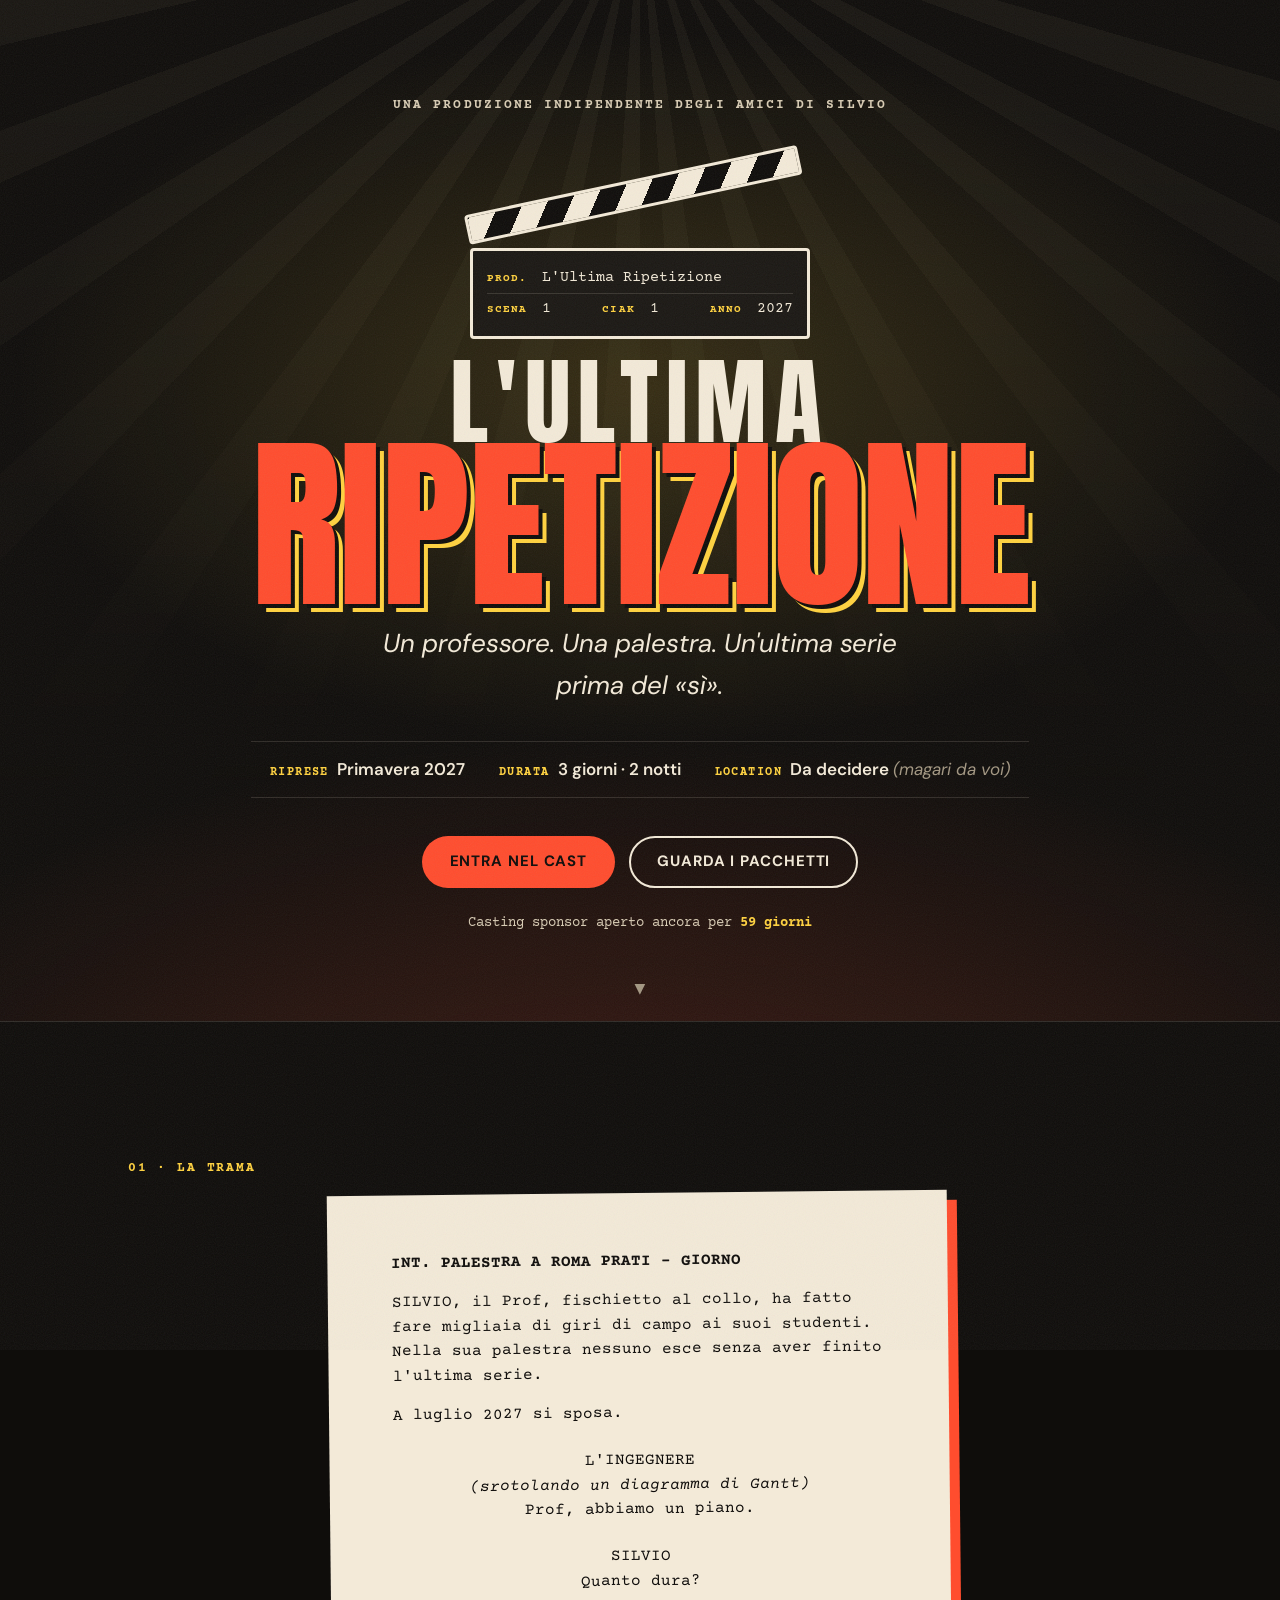
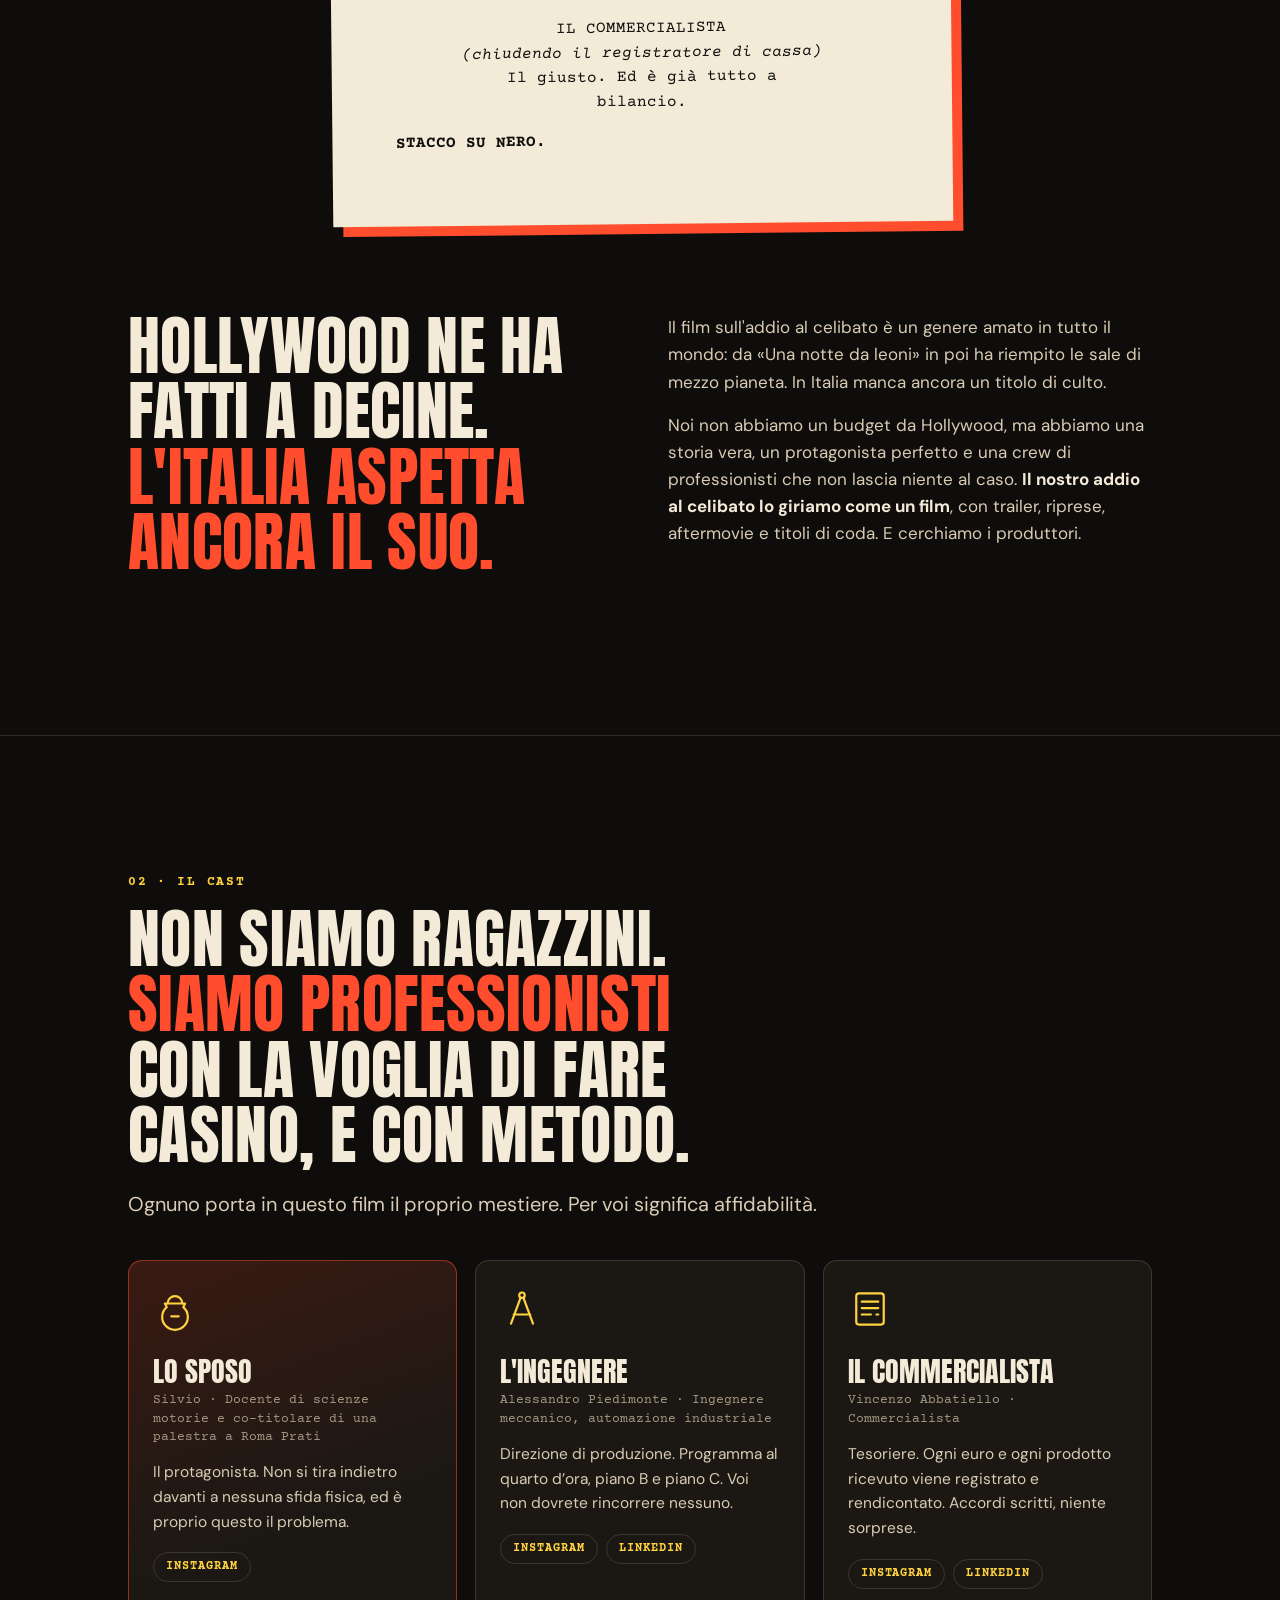
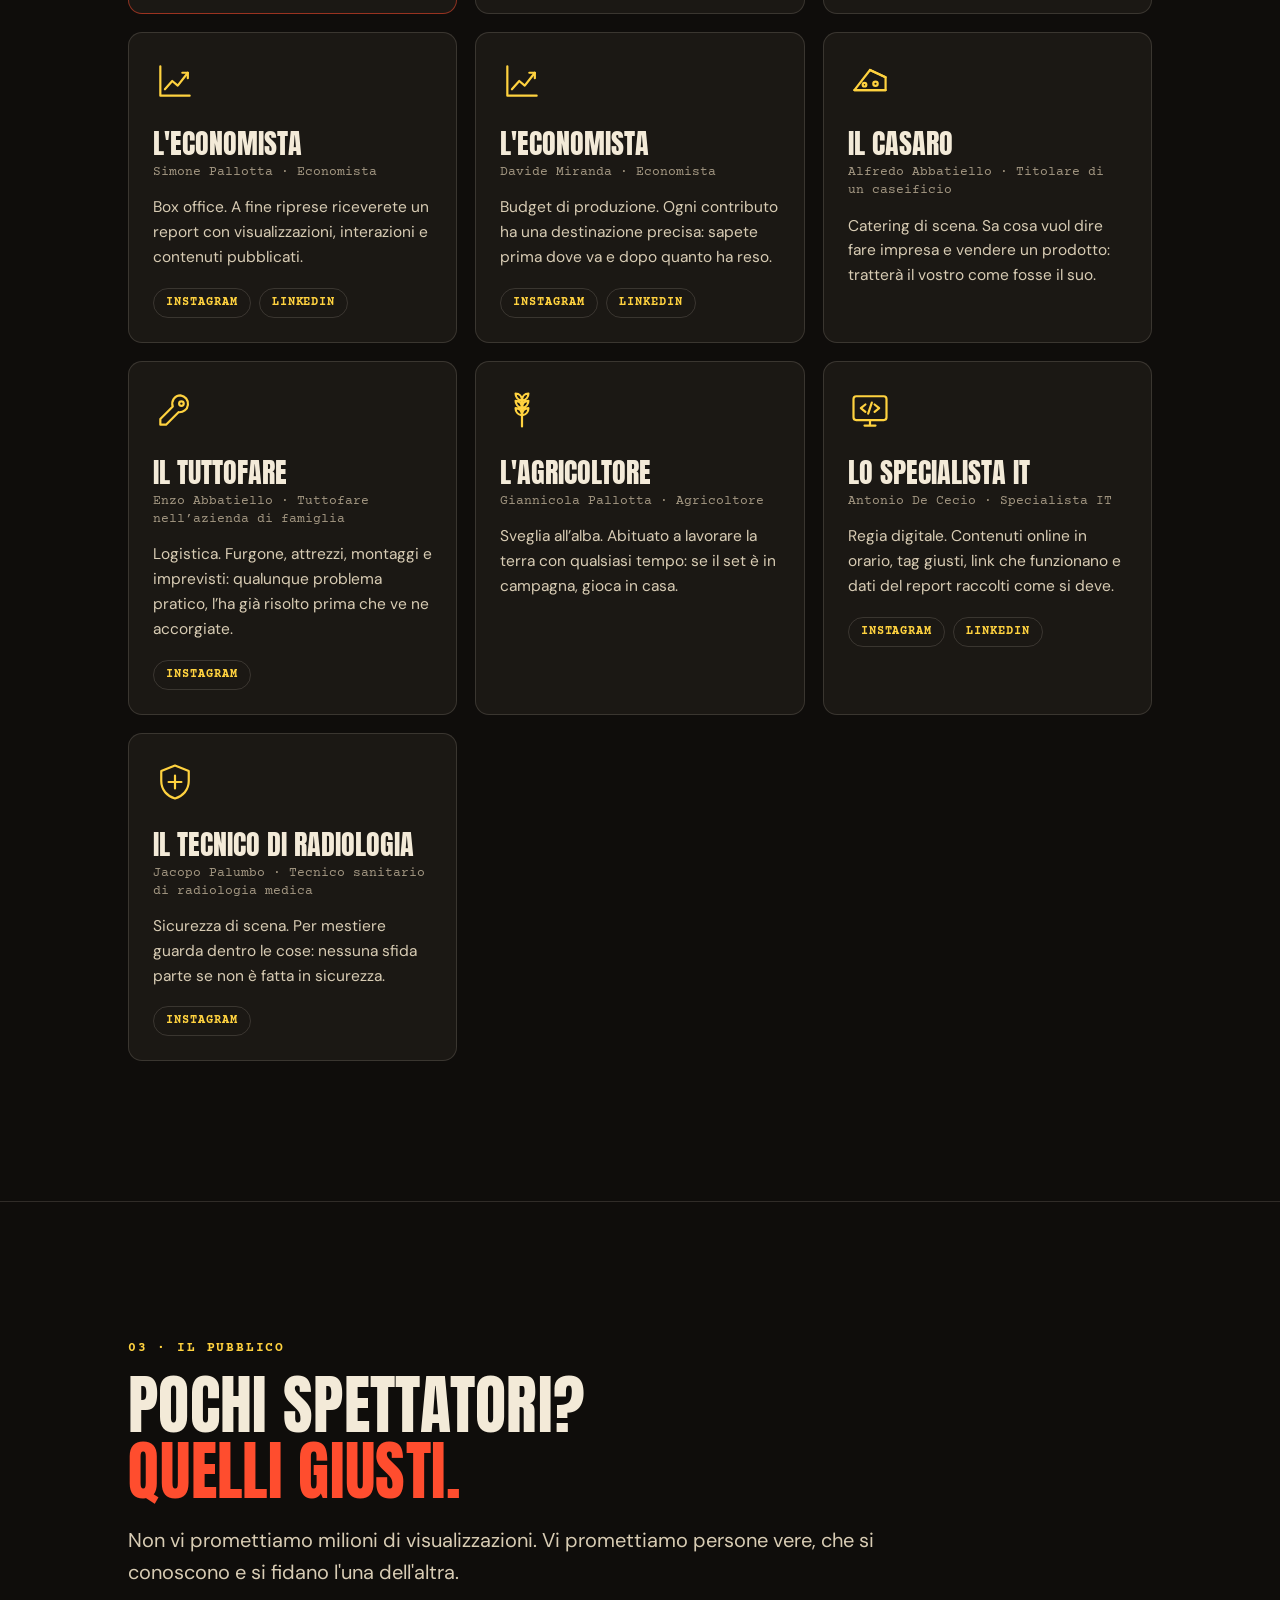
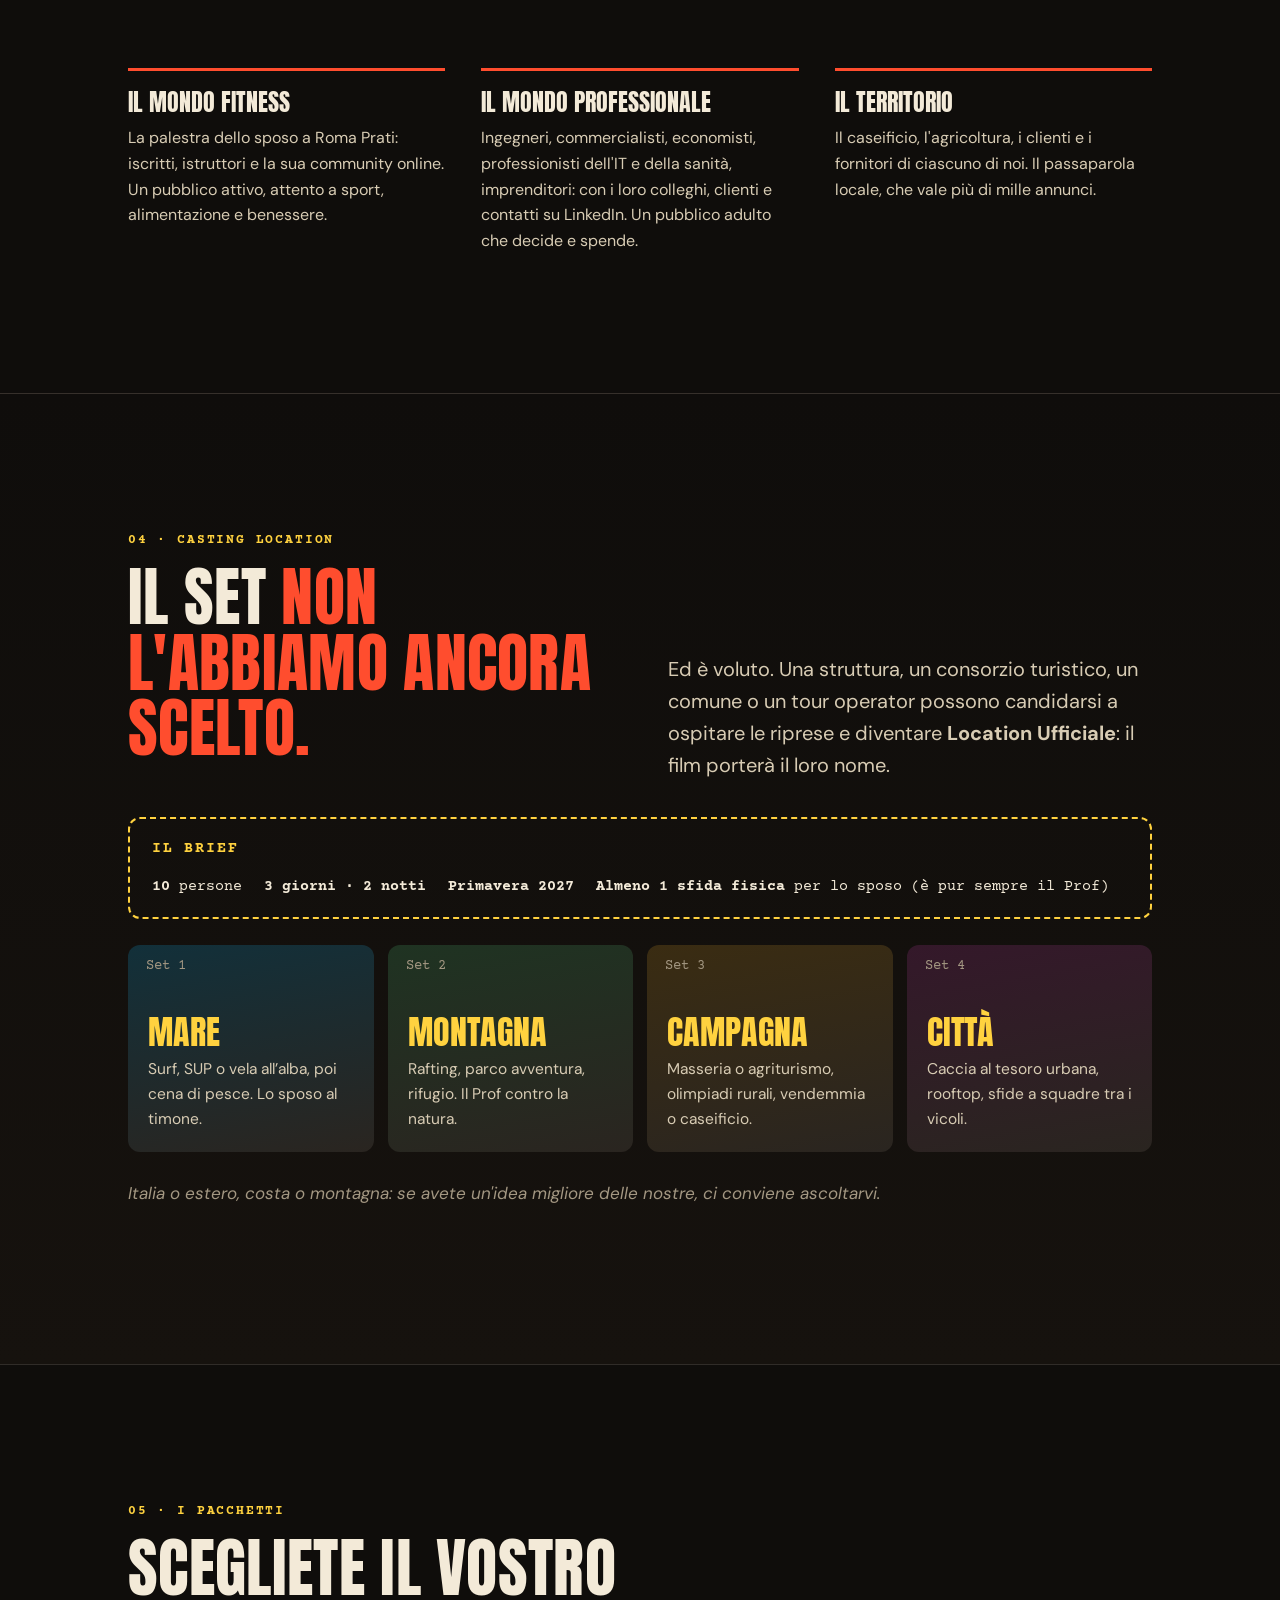
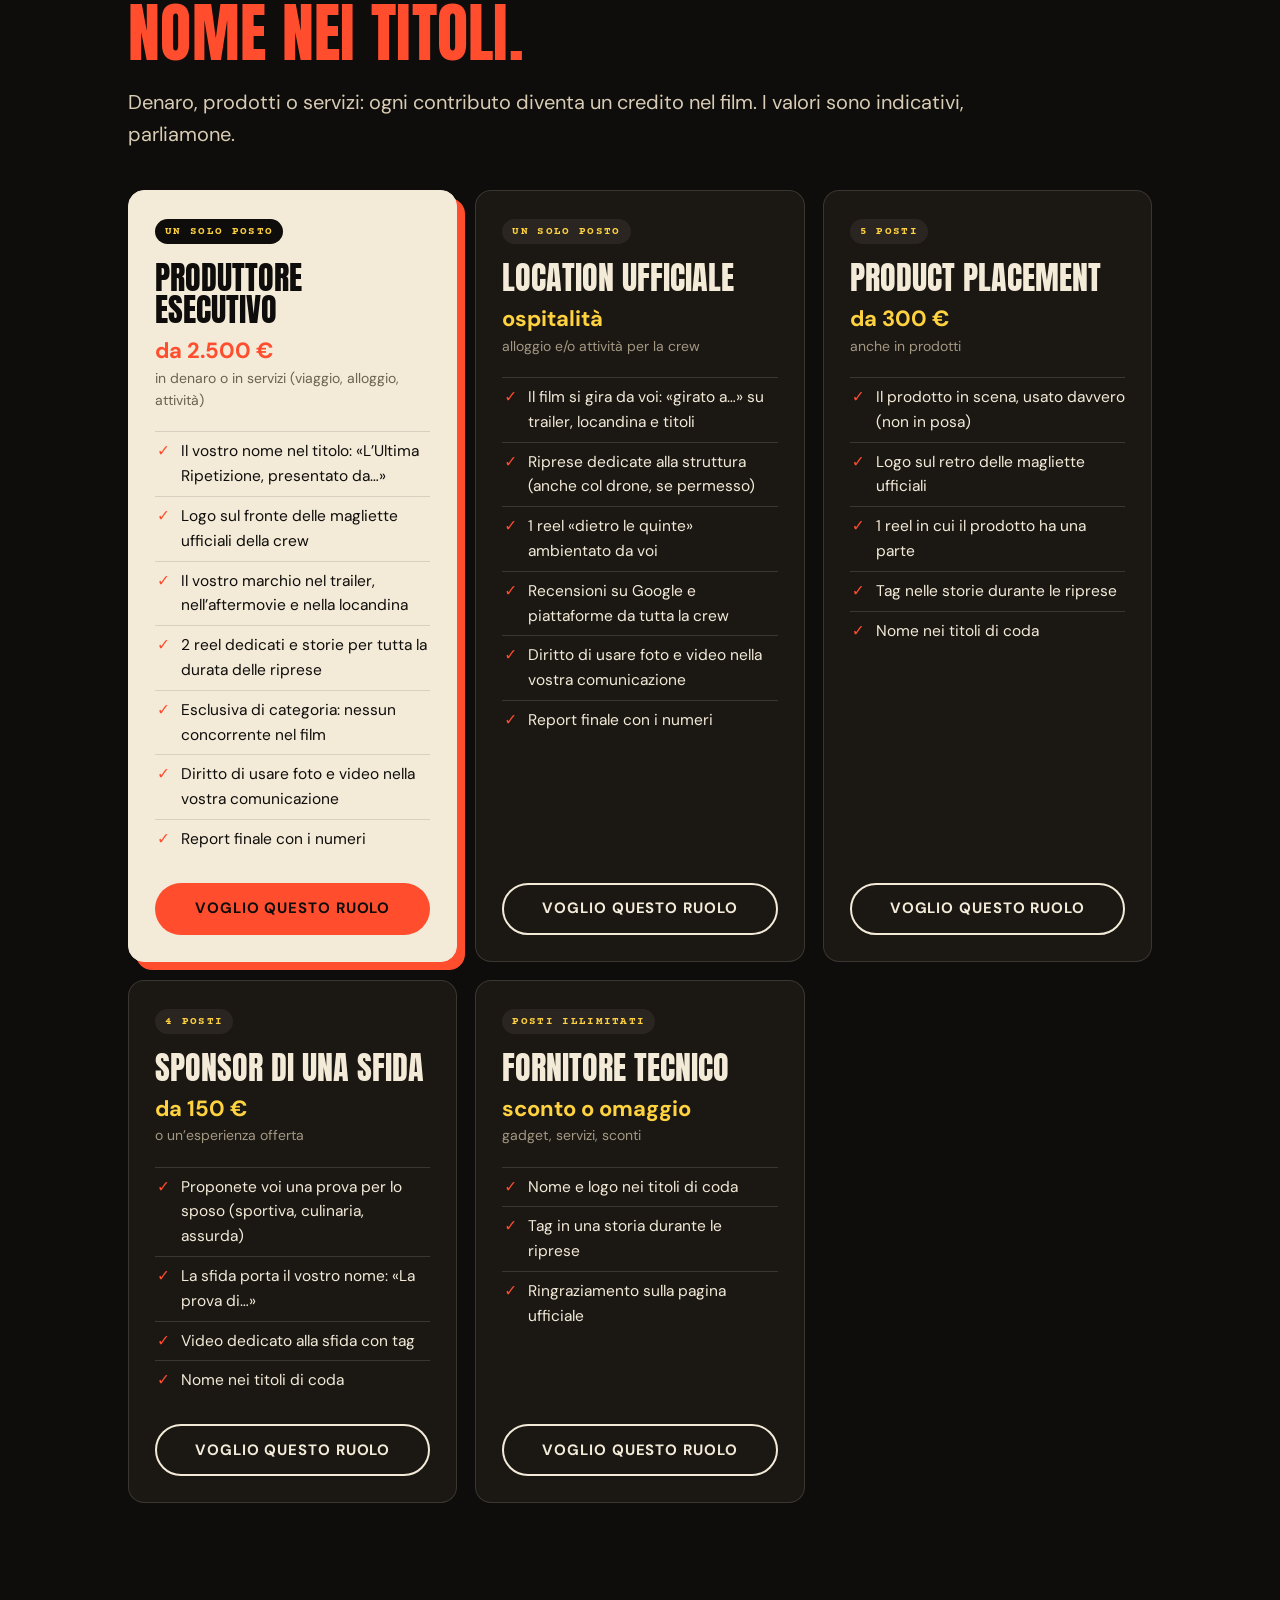
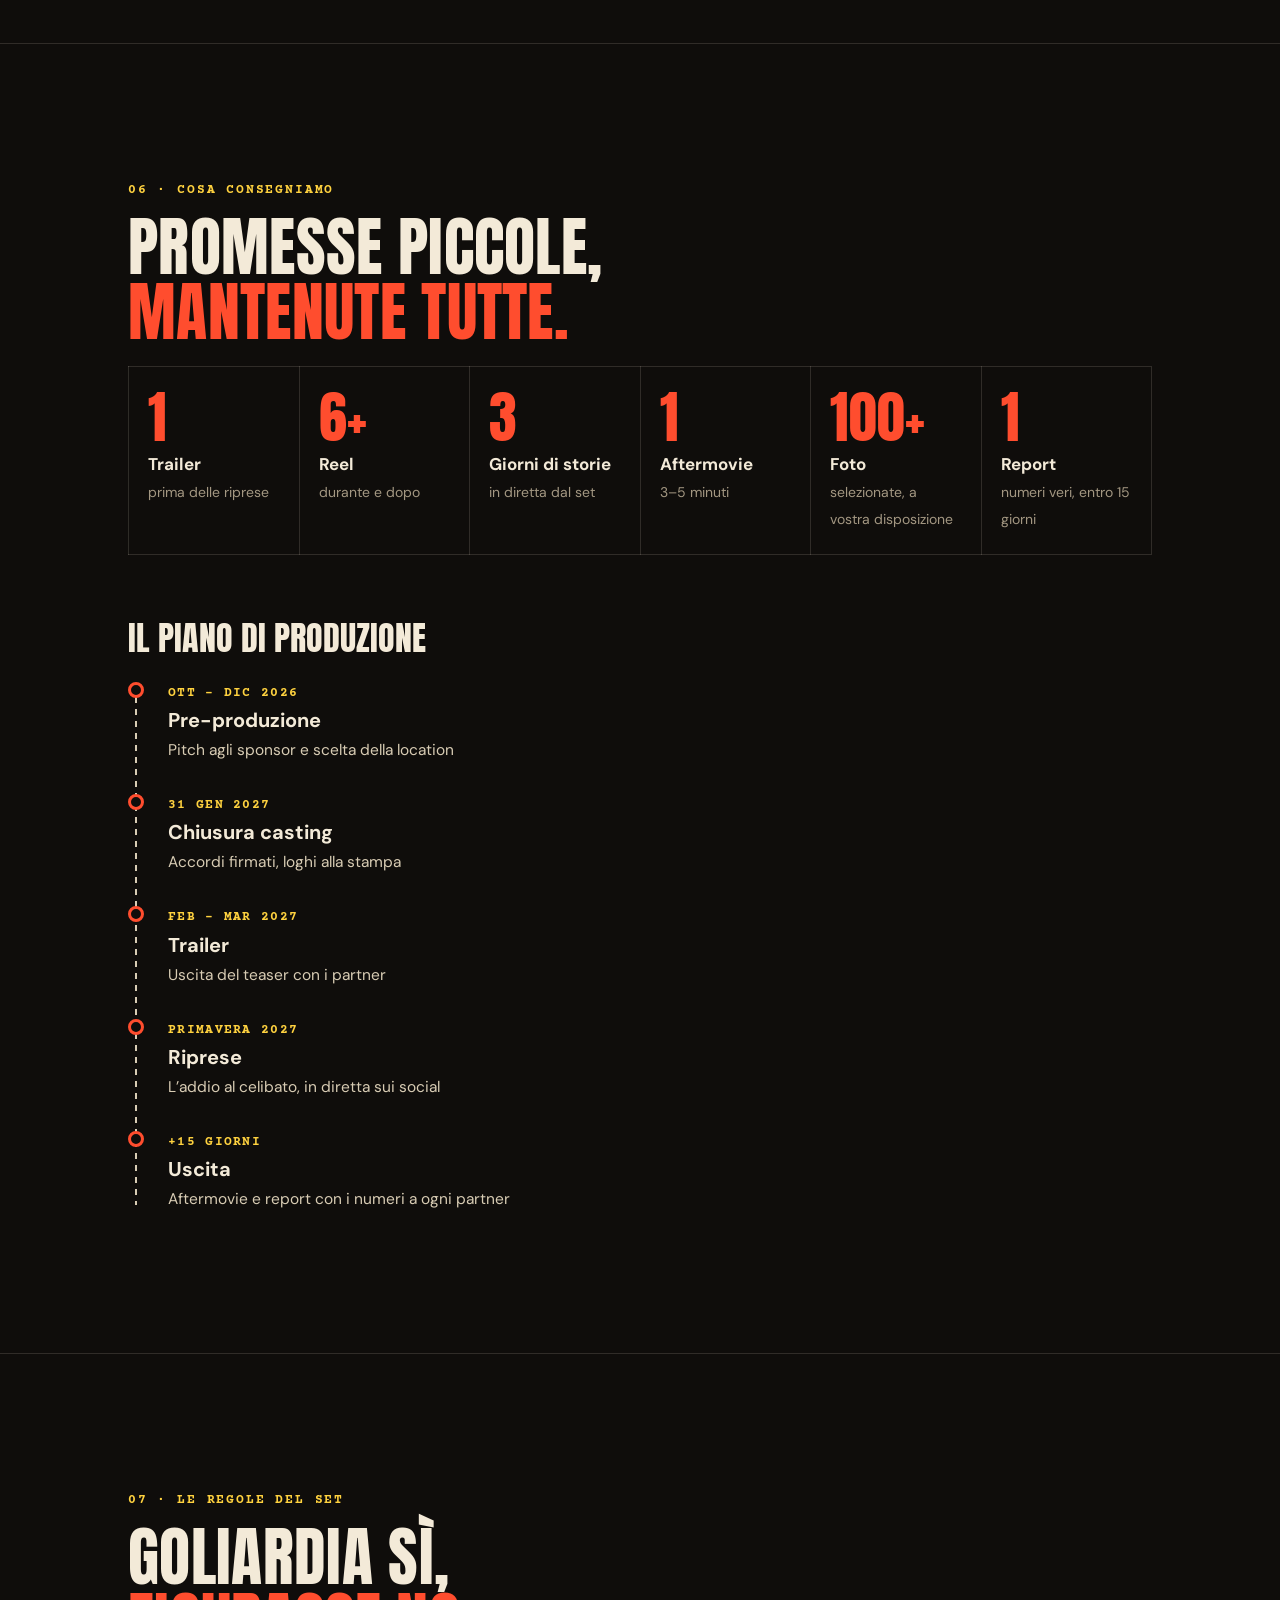
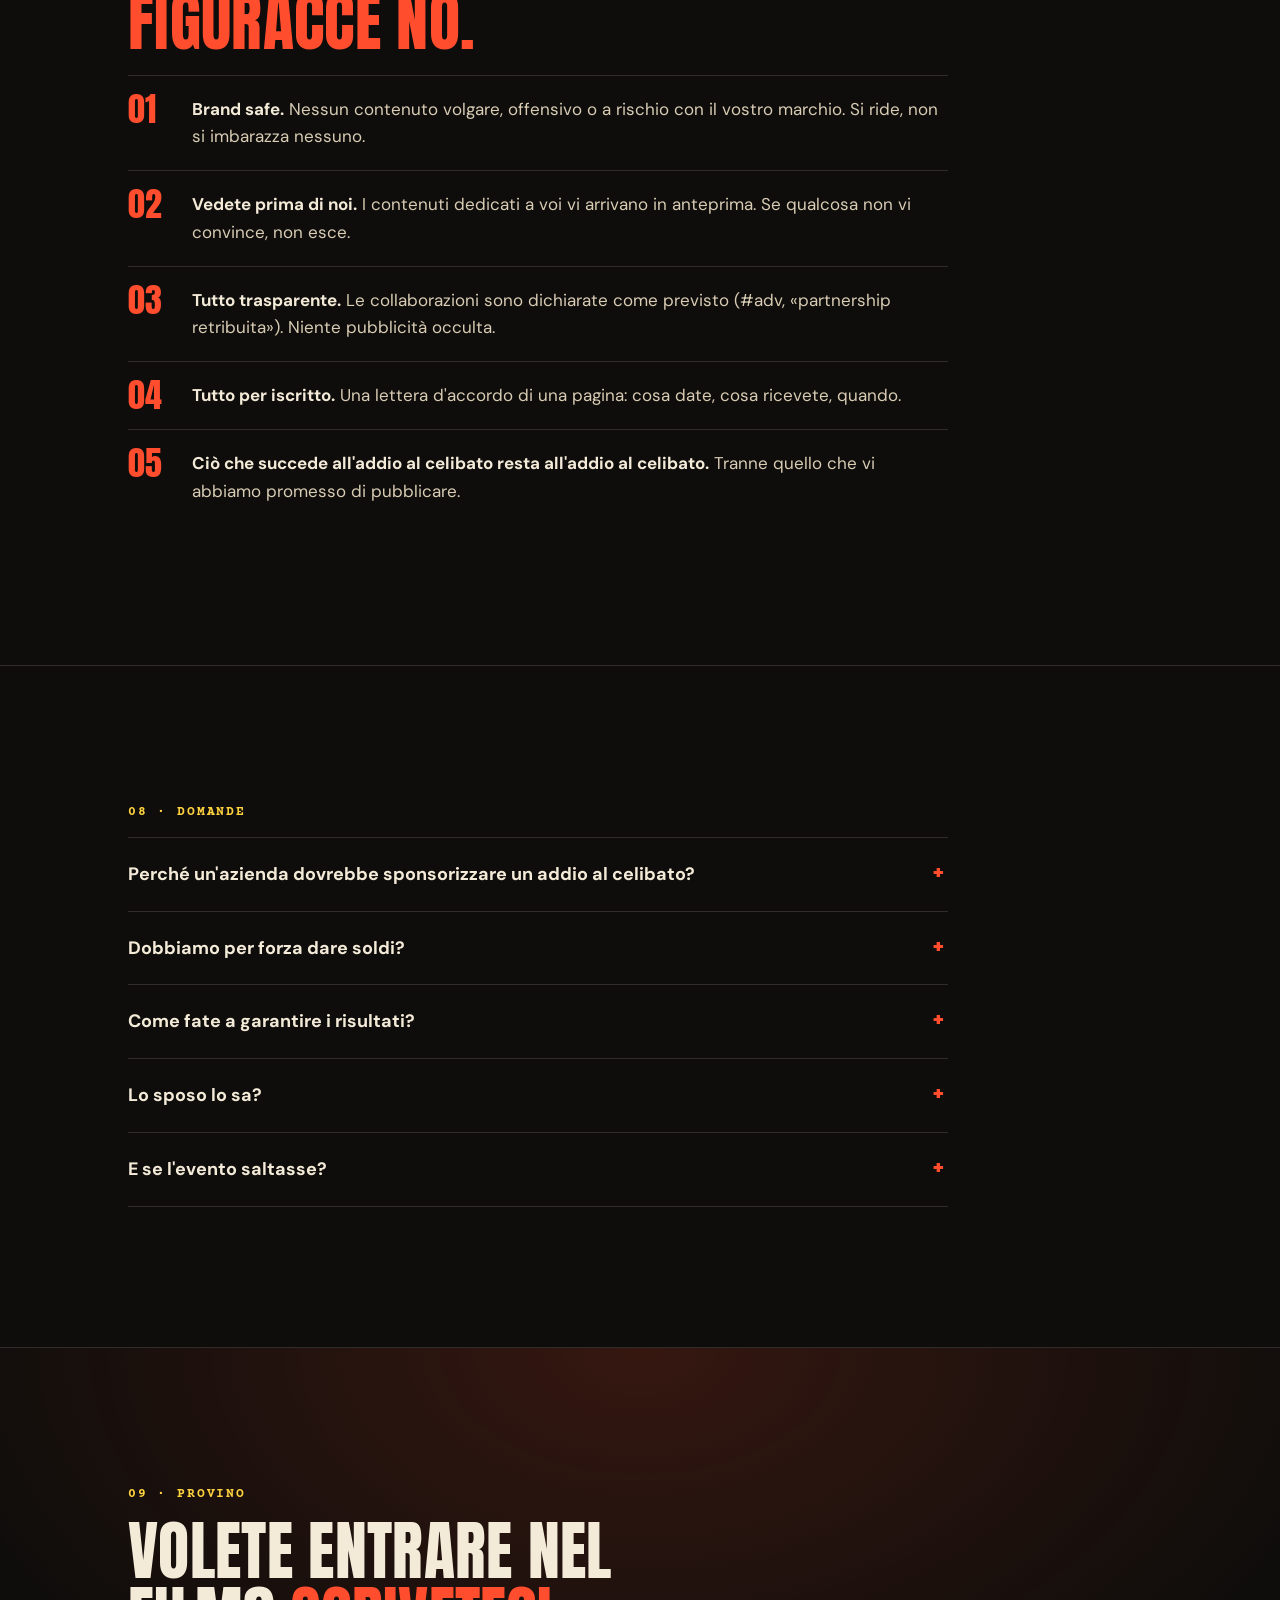
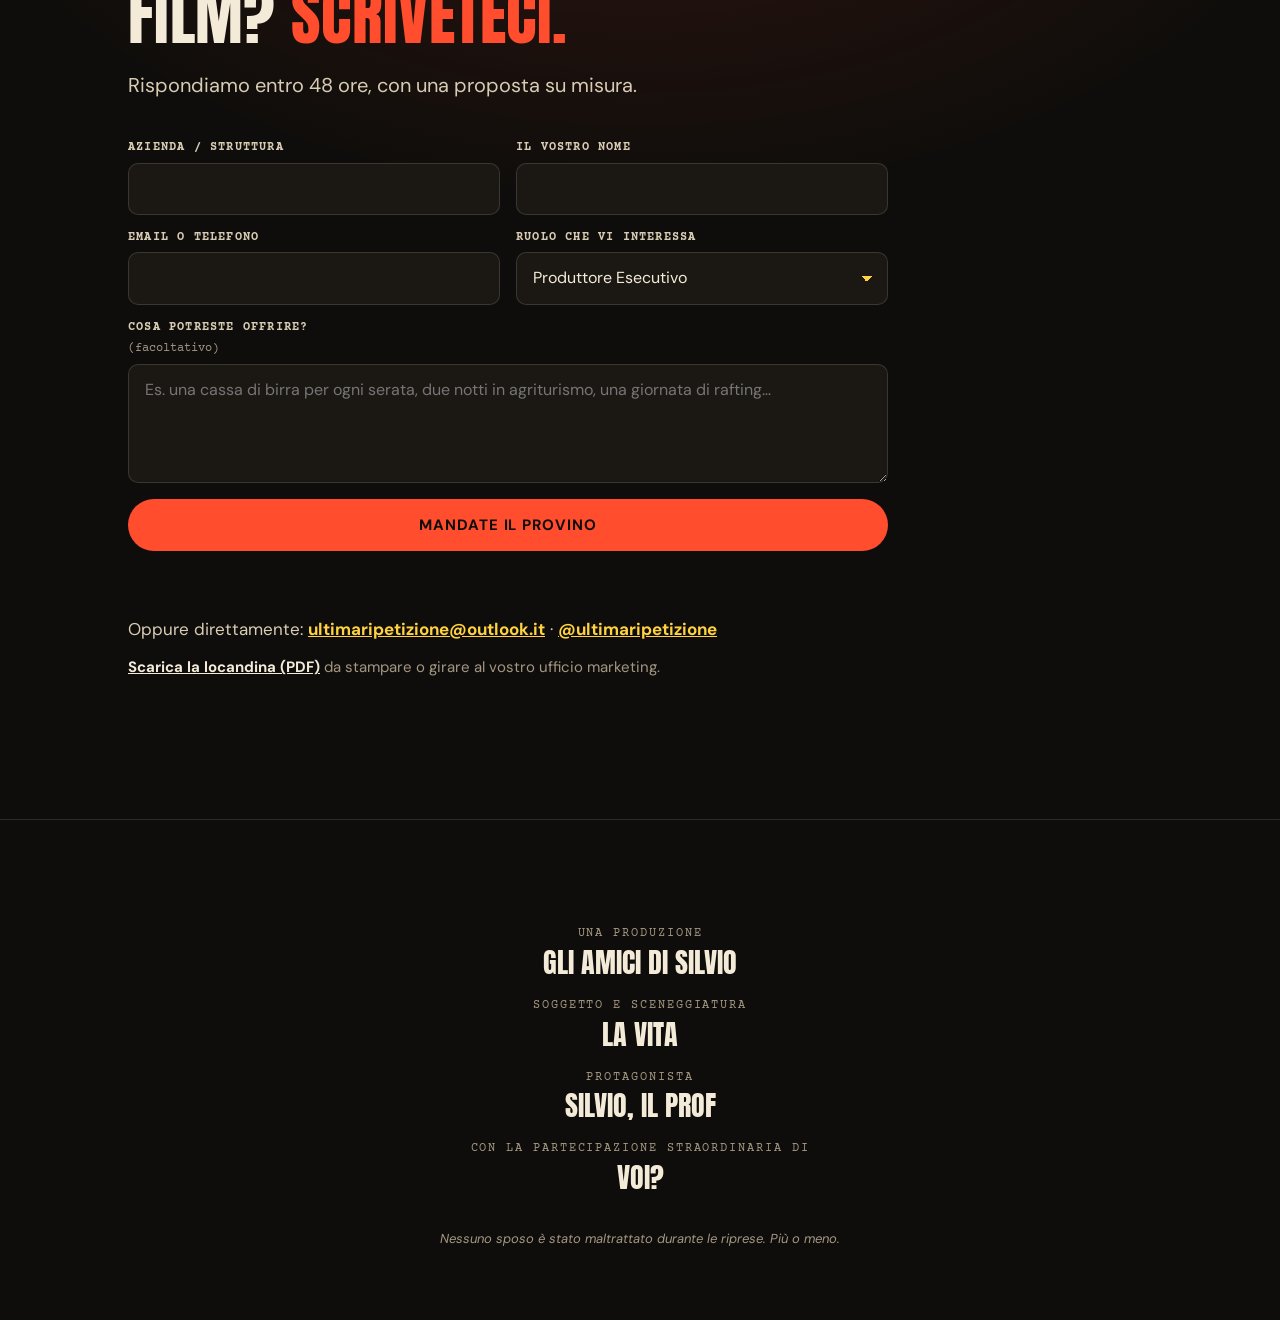
<file: index.html>
<!doctype html>
<html lang="it">
<head>
  <meta charset="utf-8">
  <meta name="viewport" content="width=device-width, initial-scale=1, viewport-fit=cover">
  <title>L'Ultima Ripetizione · Cercasi produttori</title>
  <meta name="description" content="Un professore di scienze motorie si sposa. I suoi amici trasformano l'addio al celibato in un film e cercano brand che vogliano entrarci.">
  <!-- Pagina da mandare alle aziende, non da far trovare su Google (né allo sposo) -->
  <meta name="robots" content="noindex, nofollow">
  <meta name="theme-color" content="#0f0d0b">

  <meta property="og:type" content="website">
  <meta property="og:title" content="L'Ultima Ripetizione · Cercasi produttori">
  <meta property="og:description" content="Un addio al celibato girato come un film. Il vostro marchio può entrare nel cast.">
  <meta property="og:url" content="https://alepiedi.github.io/ultima-ripetizione/">
  <meta property="og:image" content="https://alepiedi.github.io/ultima-ripetizione/assets/img/og-image.jpg">
  <meta property="og:image:width" content="1200">
  <meta property="og:image:height" content="630">
  <meta property="og:locale" content="it_IT">
  <meta name="twitter:card" content="summary_large_image">

  <link rel="icon" href="assets/img/favicon.svg" type="image/svg+xml">
  <link rel="preconnect" href="https://fonts.googleapis.com">
  <link rel="preconnect" href="https://fonts.gstatic.com" crossorigin>
  <link rel="stylesheet" href="https://fonts.googleapis.com/css2?family=Anton&family=Courier+Prime:ital,wght@0,400;0,700;1,400&family=DM+Sans:ital,opsz,wght@0,9..40,400..800;1,9..40,400..700&display=swap">
  <link rel="stylesheet" href="assets/css/style.css">

  <script src="assets/js/config.js"></script>
  <script src="assets/js/main.js" defer></script>
</head>
<body>
  <div class="grain" aria-hidden="true"></div>

  <!-- ============ CIAK ============ -->
  <header class="hero" id="top">
    <div class="hero__inner">
      <p class="hero__kicker">Una produzione indipendente degli amici di <span data-bind="sposo">Silvio</span></p>

      <button class="clapper" id="clapper" type="button" aria-label="Batti il ciak">
        <span class="clapper__stick" aria-hidden="true"></span>
        <span class="clapper__board">
          <span class="clapper__row"><b>Prod.</b> <span data-bind="titolo">L'Ultima Ripetizione</span></span>
          <span class="clapper__row clapper__row--3">
            <span><b>Scena</b> 1</span><span><b>Ciak</b> <span id="ciakN">1</span></span><span><b>Anno</b> 2027</span>
          </span>
        </span>
      </button>

      <h1 class="hero__title">
        <span class="hero__l1">L'Ultima</span>
        <span class="hero__l2">Ripetizione</span>
      </h1>

      <p class="hero__tag">Un professore. Una palestra. <br class="br-sm">Un'ultima serie prima del «sì».</p>

      <dl class="hero__meta">
        <div><dt>Riprese</dt><dd data-bind="riprese">Primavera 2027</dd></div>
        <div><dt>Durata</dt><dd data-bind="durata">3 giorni · 2 notti</dd></div>
        <div><dt>Location</dt><dd>Da decidere <em>(magari da voi)</em></dd></div>
      </dl>

      <div class="hero__cta">
        <a class="btn btn--hot" href="#contatti">Entra nel cast</a>
        <a class="btn btn--ghost" href="#pacchetti">Guarda i pacchetti</a>
      </div>

      <p class="hero__casting" id="casting" hidden>
        Casting sponsor aperto ancora per <strong id="castingLeft"></strong>
      </p>
    </div>
    <a class="hero__scroll" href="#trama" aria-label="Scorri alla trama">▼</a>
  </header>

  <main>
    <!-- ============ TRAMA ============ -->
    <section class="section trama" id="trama">
      <div class="wrap">
        <p class="label">01 · La trama</p>
        <div class="script" role="group" aria-label="Estratto della sceneggiatura">
          <p class="script__slug">INT. PALESTRA A ROMA PRATI – GIORNO</p>
          <p class="script__action">
            <span data-bind="sposo">SILVIO</span>, <span data-bind="soprannome">il Prof</span>, fischietto al collo,
            ha fatto fare migliaia di giri di campo ai suoi studenti. Nella sua palestra
            nessuno esce senza aver finito l'ultima serie.
          </p>
          <p class="script__action">A luglio 2027 si sposa.</p>
          <p class="script__char">L'INGEGNERE</p>
          <p class="script__paren">(srotolando un diagramma di Gantt)</p>
          <p class="script__line">Prof, abbiamo un piano.</p>
          <p class="script__char">SILVIO</p>
          <p class="script__line">Quanto dura?</p>
          <p class="script__char">IL COMMERCIALISTA</p>
          <p class="script__paren">(chiudendo il registratore di cassa)</p>
          <p class="script__line">Il giusto. Ed è già tutto a bilancio.</p>
          <p class="script__slug">STACCO SU NERO.</p>
        </div>

        <div class="pitch">
          <div class="pitch__col">
            <h2 class="h2">Hollywood ne ha fatti a decine. <span class="hot">L'Italia aspetta ancora il suo.</span></h2>
          </div>
          <div class="pitch__col">
            <p>
              Il film sull'addio al celibato è un genere amato in tutto il mondo: da «Una notte da leoni»
              in poi ha riempito le sale di mezzo pianeta. In Italia manca ancora un titolo di culto.
            </p>
            <p>
              Noi non abbiamo un budget da Hollywood, ma abbiamo una storia vera, un protagonista perfetto
              e una crew di professionisti che non lascia niente al caso. <strong>Il nostro addio al celibato
              lo giriamo come un film</strong>, con trailer, riprese, aftermovie e titoli di coda.
              E cerchiamo i produttori.
            </p>
          </div>
        </div>
      </div>
    </section>

    <!-- ============ CAST ============ -->
    <section class="section cast" id="cast">
      <div class="wrap">
        <p class="label">02 · Il cast</p>
        <h2 class="h2">Non siamo ragazzini. <span class="hot">Siamo professionisti</span> con la voglia di fare casino, e con metodo.</h2>
        <p class="lead">Ognuno porta in questo film il proprio mestiere. Per voi significa affidabilità.</p>
        <ul class="cast__grid" id="castGrid"></ul>
      </div>
    </section>

    <!-- ============ PUBBLICO ============ -->
    <section class="section pubblico" id="pubblico">
      <div class="wrap">
        <p class="label">03 · Il pubblico</p>
        <h2 class="h2">Pochi spettatori? <span class="hot">Quelli giusti.</span></h2>
        <p class="lead">
          Non vi promettiamo milioni di visualizzazioni. Vi promettiamo persone vere,
          che si conoscono e si fidano l'una dell'altra.
        </p>

        <ul class="stats" id="stats" hidden></ul>

        <ul class="audience">
          <li>
            <h3>Il mondo fitness</h3>
            <p>La palestra dello sposo a Roma Prati: iscritti, istruttori e la sua community online. Un pubblico attivo, attento a sport, alimentazione e benessere.</p>
          </li>
          <li>
            <h3>Il mondo professionale</h3>
            <p>Ingegneri, commercialisti, economisti, professionisti dell'IT e della sanità, imprenditori: con i loro colleghi, clienti e contatti su LinkedIn. Un pubblico adulto che decide e spende.</p>
          </li>
          <li>
            <h3>Il territorio</h3>
            <p>Il caseificio, l'agricoltura, i clienti e i fornitori di ciascuno di noi. Il passaparola locale, che vale più di mille annunci.</p>
          </li>
          <li id="audWedding" hidden>
            <h3>La prima visione</h3>
            <p>L'aftermovie, titoli di coda compresi, sarà proiettato al matrimonio di luglio 2027<span id="audWeddingN"></span>.</p>
          </li>
        </ul>
      </div>
    </section>

    <!-- ============ LOCATION ============ -->
    <section class="section location" id="location">
      <div class="wrap">
        <p class="label">04 · Casting location</p>
        <div class="location__head">
          <h2 class="h2">Il set <span class="hot">non l'abbiamo ancora scelto.</span></h2>
          <p class="lead">
            Ed è voluto. Una struttura, un consorzio turistico, un comune o un tour operator possono
            candidarsi a ospitare le riprese e diventare <strong>Location Ufficiale</strong>:
            il film porterà il loro nome.
          </p>
        </div>

        <div class="brief">
          <p class="brief__title">Il brief</p>
          <ul class="brief__list">
            <li><b id="briefPers">10</b> persone</li>
            <li><b id="briefDur">3 giorni · 2 notti</b></li>
            <li><b id="briefWhen">Primavera 2027</b></li>
            <li><b>Almeno 1 sfida fisica</b> per lo sposo (è pur sempre il Prof)</li>
          </ul>
        </div>

        <ul class="sets" id="sets"></ul>
        <p class="note">Italia o estero, costa o montagna: se avete un'idea migliore delle nostre, ci conviene ascoltarvi.</p>
      </div>
    </section>

    <!-- ============ PACCHETTI ============ -->
    <section class="section pacchetti" id="pacchetti">
      <div class="wrap">
        <p class="label">05 · I pacchetti</p>
        <h2 class="h2">Scegliete il vostro <span class="hot">nome nei titoli.</span></h2>
        <p class="lead">Denaro, prodotti o servizi: ogni contributo diventa un credito nel film. I valori sono indicativi, parliamone.</p>
        <ul class="packs" id="packs"></ul>
      </div>
    </section>

    <!-- ============ CONSEGNE ============ -->
    <section class="section consegne" id="consegne">
      <div class="wrap">
        <p class="label">06 · Cosa consegniamo</p>
        <h2 class="h2">Promesse piccole, <span class="hot">mantenute tutte.</span></h2>
        <ul class="deliver" id="deliver"></ul>

        <h3 class="h3">Il piano di produzione</h3>
        <ol class="timeline" id="timeline"></ol>
      </div>
    </section>

    <!-- ============ REGOLE ============ -->
    <section class="section regole" id="regole">
      <div class="wrap">
        <p class="label">07 · Le regole del set</p>
        <h2 class="h2">Goliardia sì, <span class="hot">figuracce no.</span></h2>
        <ul class="rules">
          <li><b>Brand safe.</b> Nessun contenuto volgare, offensivo o a rischio con il vostro marchio. Si ride, non si imbarazza nessuno.</li>
          <li><b>Vedete prima di noi.</b> I contenuti dedicati a voi vi arrivano in anteprima. Se qualcosa non vi convince, non esce.</li>
          <li><b>Tutto trasparente.</b> Le collaborazioni sono dichiarate come previsto (#adv, «partnership retribuita»). Niente pubblicità occulta.</li>
          <li><b>Tutto per iscritto.</b> Una lettera d'accordo di una pagina: cosa date, cosa ricevete, quando.</li>
          <li><b>Ciò che succede all'addio al celibato resta all'addio al celibato.</b> Tranne quello che vi abbiamo promesso di pubblicare.</li>
        </ul>
      </div>
    </section>

    <!-- ============ FAQ ============ -->
    <section class="section faq" id="faq">
      <div class="wrap">
        <p class="label">08 · Domande</p>
        <div class="faq__list">
          <details>
            <summary>Perché un'azienda dovrebbe sponsorizzare un addio al celibato?</summary>
            <p>Perché costa poco, fa sorridere e raggiunge persone vere nel momento in cui sono più coinvolte. Un reel con il vostro prodotto dentro una storia vera viene guardato fino alla fine, uno spot no. In più ottenete foto e video da usare nella vostra comunicazione.</p>
          </details>
          <details>
            <summary>Dobbiamo per forza dare soldi?</summary>
            <p>No. Prodotti, servizi, ospitalità, un'esperienza o uno sconto vanno benissimo. La maggior parte dei nostri partner contribuirà così.</p>
          </details>
          <details>
            <summary>Come fate a garantire i risultati?</summary>
            <p>Non promettiamo numeri che non controlliamo. Garantiamo le consegne (quanti contenuti, quando, con quale menzione) e un report finale con i dati reali di ogni pubblicazione.</p>
          </details>
          <details>
            <summary>Lo sposo lo sa?</summary>
            <p>Sa che ci sarà un addio al celibato e che sarà il protagonista. Il resto è una sorpresa, anche la vostra sfida.</p>
          </details>
          <details>
            <summary>E se l'evento saltasse?</summary>
            <p>Restituiamo quanto ricevuto o concordiamo una data alternativa. È scritto nell'accordo.</p>
          </details>
        </div>
      </div>
    </section>

    <!-- ============ CONTATTI ============ -->
    <section class="section contatti" id="contatti">
      <div class="wrap">
        <p class="label">09 · Provino</p>
        <h2 class="h2">Volete entrare nel film? <span class="hot">Scriveteci.</span></h2>
        <p class="lead">Rispondiamo entro 48 ore, con una proposta su misura.</p>

        <form class="form" id="form" novalidate>
          <div class="form__row">
            <label>Azienda / struttura
              <input name="azienda" required autocomplete="organization">
            </label>
            <label>Il vostro nome
              <input name="nome" required autocomplete="name">
            </label>
          </div>
          <div class="form__row">
            <label>Email o telefono
              <input name="recapito" required autocomplete="email">
            </label>
            <label>Ruolo che vi interessa
              <select name="pacchetto" id="packSelect"></select>
            </label>
          </div>
          <label>Cosa potreste offrire? <span class="opt">(facoltativo)</span>
            <textarea name="messaggio" rows="4" placeholder="Es. una cassa di birra per ogni serata, due notti in agriturismo, una giornata di rafting…"></textarea>
          </label>
          <button class="btn btn--hot btn--wide" type="submit">Mandate il provino</button>
          <p class="form__out" id="formOut" role="status" aria-live="polite"></p>
        </form>

        <p class="direct" id="direct"></p>
        <p class="print"><a href="locandina.pdf" download>Scarica la locandina (PDF)</a> da stampare o girare al vostro ufficio marketing.</p>
      </div>
    </section>
  </main>

  <footer class="credits">
    <p class="credits__roll">
      <span>Una produzione</span> <b>Gli amici di <span data-bind="sposo">Silvio</span></b>
      <span>Soggetto e sceneggiatura</span> <b>La vita</b>
      <span>Protagonista</span> <b><span data-bind="sposo">Silvio</span>, <span data-bind="soprannome">il Prof</span></b>
      <span>Con la partecipazione straordinaria di</span> <b>Voi?</b>
    </p>
    <p class="credits__fine">Nessuno sposo è stato maltrattato durante le riprese. Più o meno.</p>
  </footer>
</body>
</html>
</file>
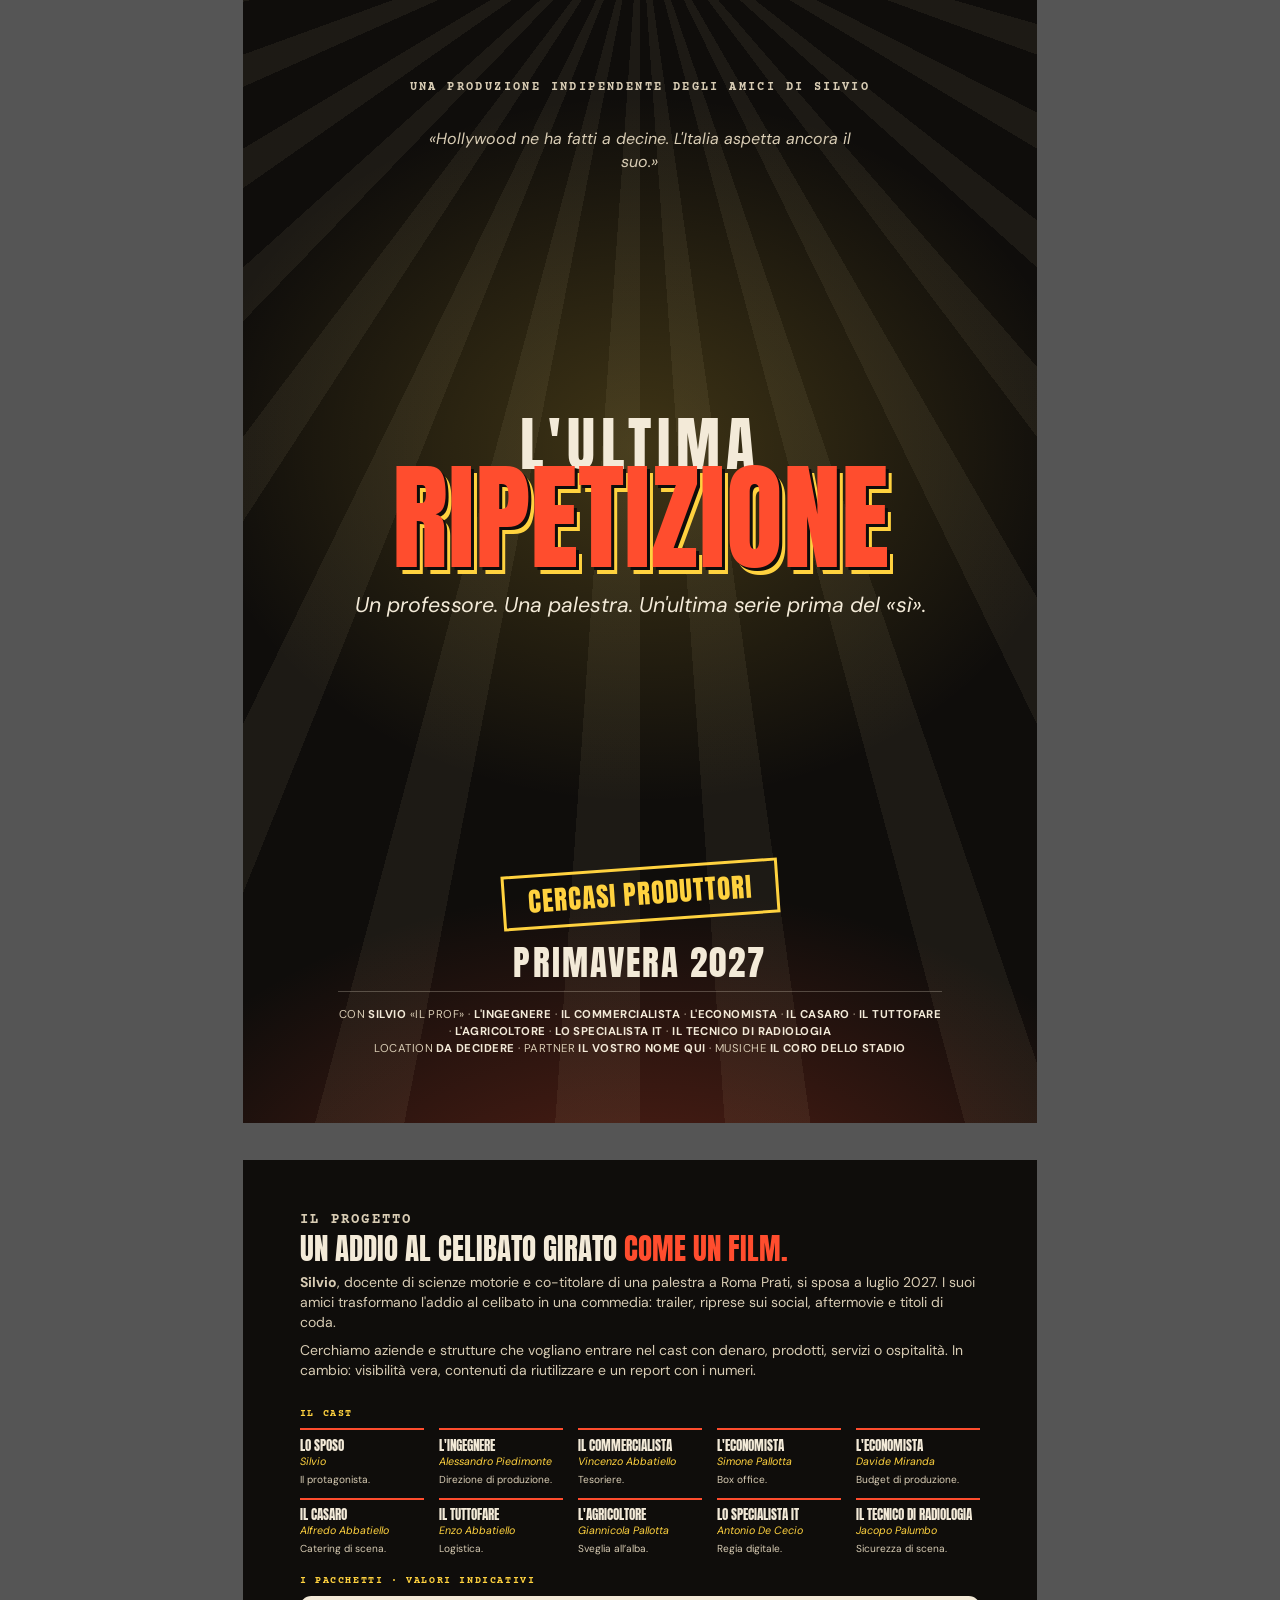
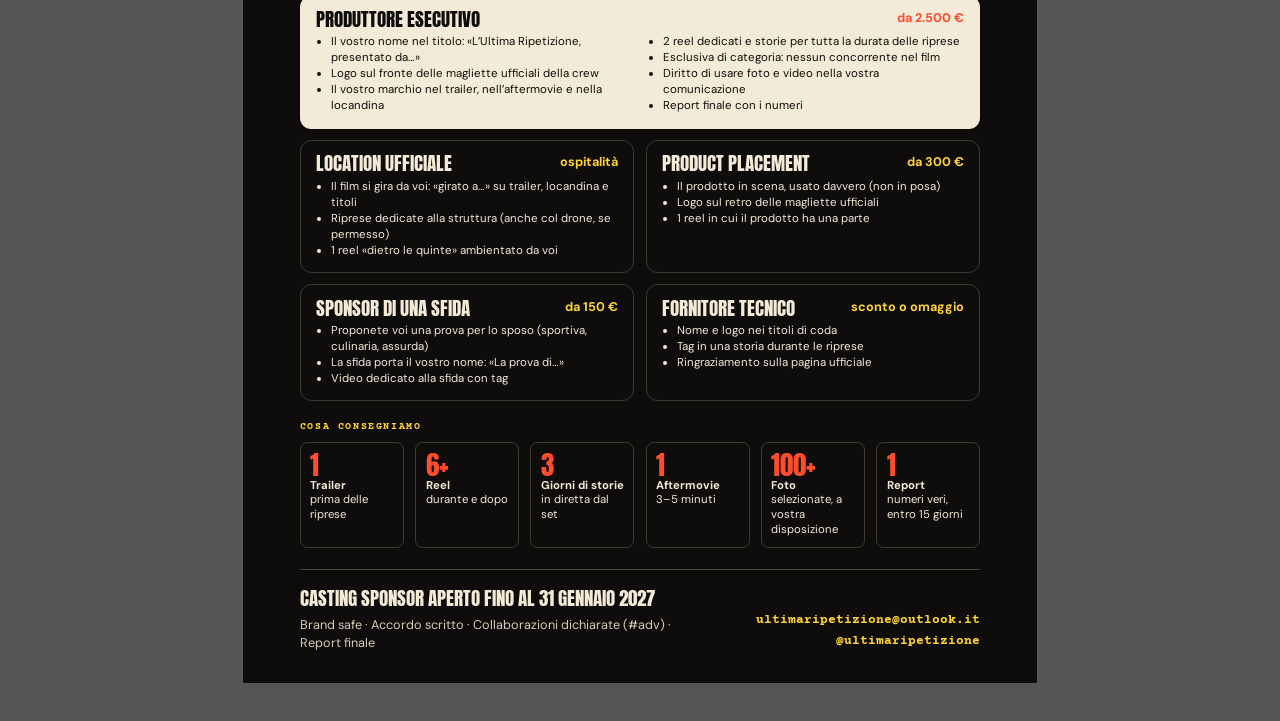
<file: locandina.html>
<!doctype html>
<html lang="it">
<head>
  <meta charset="utf-8">
  <meta name="viewport" content="width=device-width, initial-scale=1">
  <meta name="robots" content="noindex, nofollow">
  <title>L'Ultima Ripetizione · Locandina</title>
  <!-- Versione stampabile (A4, 2 pagine). Il PDF si rigenera con tools/render.mjs -->
  <link rel="icon" href="assets/img/favicon.svg" type="image/svg+xml">
  <link rel="stylesheet" href="https://fonts.googleapis.com/css2?family=Anton&family=Courier+Prime:wght@400;700&family=DM+Sans:ital,opsz,wght@0,9..40,400..800;1,9..40,400..700&display=swap">
  <script src="assets/js/config.js"></script>
  <style>
    @page { size: A4; margin: 0; }
    :root { --ink: #0f0d0b; --ink-2: #1b1814; --cream: #f3ead8; --cream-2: #d8ccb4; --muted: #8f8471; --hot: #ff4d2e; --gold: #ffd23f; }
    * { box-sizing: border-box; }
    html, body { margin: 0; background: #555; }
    body { font: 400 11pt/1.45 'DM Sans', sans-serif; color: var(--cream); -webkit-print-color-adjust: exact; print-color-adjust: exact; }
    .page { width: 210mm; height: 297mm; margin: 0 auto 10mm; position: relative; overflow: hidden; background: var(--ink); }
    @media print { html, body { background: none; } .page { margin: 0; page-break-after: always; } }
    .mono { font-family: 'Courier Prime', monospace; }
    .disp { font-family: 'Anton', Impact, sans-serif; font-weight: 400; text-transform: uppercase; }

    /* ---------- pagina 1: la locandina ---------- */
    .poster { display: flex; flex-direction: column; align-items: center; justify-content: space-between; padding: 18mm 16mm 14mm; text-align: center;
      background:
        repeating-conic-gradient(from 180deg at 50% -8%, rgba(255, 234, 180, .06) 0 4deg, transparent 4deg 11deg),
        radial-gradient(ellipse 80% 45% at 50% 40%, rgba(255, 210, 63, .20), transparent 70%),
        radial-gradient(ellipse 120% 60% at 50% 115%, rgba(255, 77, 46, .35), transparent 60%),
        var(--ink); }
    .kicker { font: 700 9pt/1.4 'Courier Prime', monospace; letter-spacing: .2em; text-transform: uppercase; color: var(--cream-2); }
    .quote { font-style: italic; color: var(--cream-2); font-size: 12pt; max-width: 120mm; margin: 8mm auto 0; }
    .title { line-height: .84; margin: 0; }
    .title .l1 { display: block; font-size: 44pt; letter-spacing: .1em; }
    .title .l2 { display: block; font-size: 88pt; color: var(--hot); text-shadow: 2.5pt 2.5pt 0 var(--ink), 5pt 5pt 0 var(--gold); }
    .tag { font-size: 16pt; font-style: italic; margin: 6mm 0 0; }
    .billing { font: 400 8.5pt/1.5 'DM Sans', sans-serif; color: var(--cream-2); letter-spacing: .04em; text-transform: uppercase; max-width: 160mm; border-top: 1px solid rgba(243,234,216,.25); padding-top: 4mm; }
    .billing b { color: var(--cream); }
    .stamp { display: inline-block; margin-bottom: 6mm; padding: 3mm 6mm; border: 2.5pt solid var(--gold); color: var(--gold); transform: rotate(-4deg); font: 400 20pt/1 'Anton', sans-serif; text-transform: uppercase; letter-spacing: .04em; }
    .date { font: 400 26pt/1 'Anton', sans-serif; text-transform: uppercase; letter-spacing: .06em; margin: 0 0 3mm; }

    /* ---------- pagina 2: il pitch ---------- */
    .sheet { padding: 14mm 15mm 12mm; display: grid; grid-template-rows: auto auto auto auto 1fr; gap: 5.5mm; }
    .sheet h2 { font: 400 22pt/1 'Anton', sans-serif; text-transform: uppercase; margin: 0 0 2mm; }
    .sheet h2 .hot { color: var(--hot); }
    .lab { font: 700 7.5pt/1 'Courier Prime', monospace; letter-spacing: .16em; text-transform: uppercase; color: var(--gold); margin: 0 0 2.5mm; }
    .intro p { margin: 0 0 2mm; color: var(--cream-2); font-size: 10.5pt; }
    .crew { display: grid; grid-template-columns: repeat(var(--n, 5), 1fr); gap: 3mm 4mm; }
    .crew div { border-top: 2pt solid var(--hot); padding-top: 2mm; }
    .crew b { display: block; font: 400 10pt/1.05 'Anton', sans-serif; text-transform: uppercase; white-space: nowrap; }
    .crew i { display: block; font: italic 400 8pt/1.3 'DM Sans', sans-serif; color: var(--gold); margin-top: .8mm; }
    .crew span { font-size: 7.6pt; color: var(--cream-2); line-height: 1.35; display: block; margin-top: 1mm; }
    .packs { display: grid; grid-template-columns: 1fr 1fr; gap: 3mm; align-content: start; }
    .pk { border: 1px solid rgba(243,234,216,.2); border-radius: 3mm; padding: 3.5mm 4mm; }
    .pk.star { background: var(--cream); color: var(--ink); grid-column: span 2; }
    .pk h3 { font: 400 14pt/1 'Anton', sans-serif; text-transform: uppercase; margin: 0 0 1mm; display: flex; justify-content: space-between; gap: 3mm; }
    .pk h3 small { font: 700 9.5pt/1.2 'DM Sans', sans-serif; text-transform: none; color: var(--gold); text-align: right; }
    .pk.star h3 small { color: var(--hot); }
    .pk ul { margin: 1.5mm 0 0; padding-left: 4mm; font-size: 8.6pt; line-height: 1.4; }
    .pk.star ul { columns: 2; column-gap: 8mm; }
    .deliv { display: grid; grid-template-columns: repeat(6, 1fr); gap: 3mm; }
    .deliv div { border: 1px solid rgba(243,234,216,.2); border-radius: 2mm; padding: 2.5mm; }
    .deliv b { display: block; font: 400 20pt/1 'Anton', sans-serif; color: var(--hot); }
    .deliv span { font-size: 8.5pt; display: block; line-height: 1.3; }
    .foot { align-self: end; display: grid; grid-template-columns: 1.7fr 1fr; gap: 6mm; align-items: end; border-top: 1px solid rgba(243,234,216,.25); padding-top: 5mm; }
    .foot p { margin: 0; font-size: 9.5pt; color: var(--cream-2); }
    .foot .cta { font: 400 14pt/1.05 'Anton', sans-serif; text-transform: uppercase; color: var(--cream); margin-bottom: 2mm; }
    .contact { text-align: right; font: 700 10pt/1.6 'Courier Prime', monospace; color: var(--gold); }
    .contact .todo { color: var(--hot); }

    /* ---------- anteprima social 1200×630 (?og) ---------- */
    body.og { background: var(--ink); }
    body.og .page { display: none; }
    .ogcard { display: none; }
    body.og .ogcard { display: flex; width: 1200px; height: 630px; align-items: center; justify-content: center; flex-direction: column; text-align: center; gap: 18px;
      background:
        repeating-conic-gradient(from 180deg at 50% -20%, rgba(255, 234, 180, .06) 0 4deg, transparent 4deg 11deg),
        radial-gradient(ellipse 60% 55% at 50% 45%, rgba(255, 210, 63, .2), transparent 70%),
        radial-gradient(ellipse 100% 60% at 50% 125%, rgba(255, 77, 46, .4), transparent 60%),
        var(--ink); }
    .ogcard .title .l1 { font-size: 64px; }
    .ogcard .title .l2 { font-size: 150px; text-shadow: 4px 4px 0 var(--ink), 8px 8px 0 var(--gold); }
    .ogcard .kicker { font-size: 18px; }
    .ogcard .tag { font-size: 30px; margin: 0; }
  </style>
</head>
<body>
  <!-- PAGINA 1 -->
  <section class="page poster">
    <div>
      <p class="kicker">Una produzione indipendente degli amici di <span data-f="sposo">Silvio</span></p>
      <p class="quote">«Hollywood ne ha fatti a decine. L'Italia aspetta ancora il suo.»</p>
    </div>
    <div>
      <h1 class="title disp"><span class="l1">L'Ultima</span><span class="l2">Ripetizione</span></h1>
      <p class="tag">Un professore. Una palestra. Un'ultima serie prima del «sì».</p>
    </div>
    <div>
      <div class="stamp">Cercasi produttori</div>
      <p class="date" data-f="riprese">Primavera 2027</p>
      <p class="billing">
        Con <b data-f="sposo">Silvio</b> «<span data-f="soprannome">il Prof</span>» ·
        <span id="billingCrew"><b>L'Ingegnere</b> · <b>Il Commercialista</b> · <b>L'Economista</b> · <b>Il Casaro</b></span><br>
        Location <b>da decidere</b> · Partner <b>il vostro nome qui</b> · Musiche <b>il coro dello stadio</b>
      </p>
    </div>
  </section>

  <!-- PAGINA 2 -->
  <section class="page sheet">
    <div class="intro">
      <p class="lab">Il progetto</p>
      <h2>Un addio al celibato girato <span class="hot">come un film.</span></h2>
      <p><b data-f="sposo">Silvio</b>, docente di scienze motorie e co-titolare di una palestra a Roma Prati, si sposa a luglio 2027. I suoi amici trasformano l'addio al celibato in una commedia: trailer, riprese sui social, aftermovie e titoli di coda.</p>
      <p>Cerchiamo aziende e strutture che vogliano entrare nel cast con denaro, prodotti, servizi o ospitalità. In cambio: visibilità vera, contenuti da riutilizzare e un report con i numeri.</p>
    </div>

    <div>
      <p class="lab">Il cast</p>
      <div class="crew" id="crew"></div>
    </div>

    <div>
      <p class="lab">I pacchetti · valori indicativi</p>
      <div class="packs" id="packs"></div>
    </div>

    <div>
      <p class="lab">Cosa consegniamo</p>
      <div class="deliv" id="deliv"></div>
    </div>

    <div class="foot">
      <div>
        <p class="cta">Casting sponsor aperto fino al <span id="deadline">31 gennaio 2027</span></p>
        <p>Brand safe · Accordo scritto · Collaborazioni dichiarate (#adv) · Report finale</p>
      </div>
      <div class="contact" id="contact"></div>
    </div>
  </section>

  <!-- ANTEPRIMA SOCIAL -->
  <div class="ogcard">
    <p class="kicker">Una produzione indipendente degli amici di <span data-f="sposo">Silvio</span></p>
    <h1 class="title disp"><span class="l1">L'Ultima</span><span class="l2">Ripetizione</span></h1>
    <p class="tag">Cercasi produttori · <span data-f="riprese">Primavera 2027</span></p>
  </div>

  <script>
    (function () {
      var F = window.FILM || {};
      var esc = function (s) { return String(s == null ? '' : s).replace(/[&<>"]/g, function (c) { return { '&': '&amp;', '<': '&lt;', '>': '&gt;', '"': '&quot;' }[c]; }); };
      if (/[?&]og\b/.test(location.search)) document.body.classList.add('og');

      document.querySelectorAll('[data-f]').forEach(function (el) {
        var v = F[el.getAttribute('data-f')];
        if (v) el.textContent = v;
      });

      var crew = F.crew || [];
      var grid = document.getElementById('crew');
      // Fino a 6 persone: una riga con la frase completa. Oltre: due righe, frase corta.
      var compact = crew.length > 6;
      grid.style.setProperty('--n', compact ? Math.ceil(crew.length / 2) : crew.length);
      grid.innerHTML = crew.map(function (p) {
        var testo = compact ? p.garanzia.split('.')[0] + '.' : p.garanzia;
        return '<div><b>' + esc(p.ruolo) + '</b>' + (p.nome ? '<i>' + esc(p.nome) + '</i>' : '') + '<span>' + esc(testo) + '</span></div>';
      }).join('');
      var ruoli = [];
      crew.slice(1).forEach(function (p) { if (ruoli.indexOf(p.ruolo) < 0) ruoli.push(p.ruolo); });
      document.getElementById('billingCrew').innerHTML = ruoli.map(function (r) { return '<b>' + esc(r) + '</b>'; }).join(' · ');

      document.getElementById('packs').innerHTML = (F.pacchetti || []).map(function (p) {
        var items = p.evidenza ? p.include : p.include.slice(0, 3);
        return '<div class="pk' + (p.evidenza ? ' star' : '') + '"><h3>' + esc(p.nome) + '<small>' + esc(p.valore) + '</small></h3>' +
          '<ul>' + items.map(function (x) { return '<li>' + esc(x) + '</li>'; }).join('') + '</ul></div>';
      }).join('');

      document.getElementById('deliv').innerHTML = (F.consegne || []).map(function (c) {
        return '<div><b>' + esc(c.n) + '</b><span><strong>' + esc(c.cosa) + '</strong><br>' + esc(c.dettaglio) + '</span></div>';
      }).join('');

      if (F.chiusuraCasting) {
        var d = new Date(F.chiusuraCasting);
        if (!isNaN(d)) document.getElementById('deadline').textContent = d.toLocaleDateString('it-IT', { day: 'numeric', month: 'long', year: 'numeric', timeZone: 'Europe/Rome' });
      }

      var C = F.contatti || {};
      var lines = [];
      if (C.email) lines.push(esc(C.email));
      if (C.whatsapp) lines.push('+' + esc(C.whatsapp.replace(/^(\d{2})(\d{3})(\d+)$/, '$1 $2 $3')));
      if (C.instagram) lines.push('@' + esc(C.instagram));
      document.getElementById('contact').innerHTML = lines.length
        ? lines.join('<br>')
        : '<span class="todo">⚠ Inserire i contatti in config.js</span>';
    })();
  </script>
</body>
</html>
</file>
<file: assets/css/style.css>
/* ==========================================================================
   L'ULTIMA RIPETIZIONE · stile
   Locandina da commedia: nero pellicola, crema, rosso ciak e giallo luce.
   ========================================================================== */
:root {
  --ink: #0f0d0b;
  --ink-2: #1b1814;
  --ink-3: #2a2520;
  --cream: #f3ead8;
  --cream-2: #d8ccb4;
  --muted: #a39782;
  --hot: #ff4d2e;
  --gold: #ffd23f;
  --line: rgba(243, 234, 216, 0.14);

  --f-display: 'Anton', 'Impact', 'Arial Narrow', sans-serif;
  --f-body: 'DM Sans', system-ui, -apple-system, 'Segoe UI', sans-serif;
  --f-mono: 'Courier Prime', 'Courier New', monospace;

  --gutter: clamp(16px, 5vw, 48px);
  --maxw: 1120px;
}

*, *::before, *::after { box-sizing: border-box; }
html { scroll-behavior: smooth; -webkit-text-size-adjust: 100%; }
body {
  margin: 0;
  background: var(--ink);
  color: var(--cream);
  font: 400 17px/1.6 var(--f-body);
  overflow-x: hidden;
}
img { max-width: 100%; display: block; }
a { color: inherit; }
b, strong { font-weight: 700; }

/* grana della pellicola */
.grain {
  position: fixed; inset: -50%;
  pointer-events: none; z-index: 50; opacity: .07;
  background-image: url("data:image/svg+xml,%3Csvg xmlns='http://www.w3.org/2000/svg' width='160' height='160'%3E%3Cfilter id='n'%3E%3CfeTurbulence type='fractalNoise' baseFrequency='.9' numOctaves='2' stitchTiles='stitch'/%3E%3C/filter%3E%3Crect width='100%25' height='100%25' filter='url(%23n)'/%3E%3C/svg%3E");
  animation: grain 1.2s steps(6) infinite;
}
@keyframes grain {
  0% { transform: translate(0, 0); }
  20% { transform: translate(-3%, 2%); }
  40% { transform: translate(2%, -4%); }
  60% { transform: translate(-4%, -1%); }
  80% { transform: translate(3%, 3%); }
  100% { transform: translate(0, 0); }
}

.wrap { max-width: var(--maxw); margin: 0 auto; padding: 0 var(--gutter); }
.hot { color: var(--hot); }
.br-sm { display: none; }

.label {
  font: 700 13px/1 var(--f-mono);
  letter-spacing: .14em; text-transform: uppercase;
  color: var(--gold);
  margin: 0 0 18px;
}
.h2 {
  font: 400 clamp(34px, 6vw, 64px)/1.02 var(--f-display);
  text-transform: uppercase; letter-spacing: .005em;
  margin: 0 0 20px; max-width: 18ch;
}
.h3 {
  font: 400 clamp(24px, 3.4vw, 34px)/1.1 var(--f-display);
  text-transform: uppercase;
  margin: 64px 0 20px;
}
.lead { font-size: clamp(17px, 2vw, 20px); color: var(--cream-2); max-width: 60ch; margin: 0 0 40px; }
.note { color: var(--muted); font-style: italic; margin-top: 28px; }

.section { padding: clamp(80px, 12vw, 140px) 0; border-top: 1px solid var(--line); }

/* ---------- bottoni ---------- */
.btn {
  display: inline-flex; align-items: center; justify-content: center;
  min-height: 52px; padding: 0 26px;
  font: 700 15px/1 var(--f-body); letter-spacing: .06em; text-transform: uppercase;
  text-decoration: none; border-radius: 999px; border: 2px solid transparent;
  cursor: pointer; transition: transform .15s ease, background .2s ease, color .2s ease;
}
.btn:active { transform: scale(.97); }
.btn--hot { background: var(--hot); color: var(--ink); }
.btn--hot:hover { background: var(--gold); }
.btn--ghost { border-color: var(--cream); color: var(--cream); background: transparent; }
.btn--ghost:hover { background: var(--cream); color: var(--ink); }
.btn--wide { width: 100%; }
:focus-visible { outline: 3px solid var(--gold); outline-offset: 3px; }

/* ==========================================================================
   HERO / LOCANDINA
   ========================================================================== */
.hero {
  position: relative;
  min-height: 100svh;
  display: grid; place-items: center;
  text-align: center;
  padding: 96px var(--gutter) 88px;
  background:
    radial-gradient(ellipse 70% 50% at 50% 38%, rgba(255, 210, 63, .16), transparent 70%),
    radial-gradient(ellipse 120% 80% at 50% 120%, rgba(255, 77, 46, .22), transparent 60%),
    var(--ink);
  overflow: hidden;
}
/* fasci di luce del proiettore */
.hero::before {
  content: ''; position: absolute; inset: 0;
  background: repeating-conic-gradient(from 180deg at 50% -10%, rgba(255, 234, 180, .045) 0 4deg, transparent 4deg 11deg);
  mask-image: linear-gradient(#000, transparent 80%);
  -webkit-mask-image: linear-gradient(#000, transparent 80%);
  pointer-events: none;
}
.hero__inner { position: relative; max-width: 980px; }
.hero__kicker {
  font: 700 13px/1.4 var(--f-mono); letter-spacing: .16em; text-transform: uppercase;
  color: var(--cream-2); margin: 0 0 28px;
}

.hero__title { margin: 22px 0 18px; font-family: var(--f-display); font-weight: 400; text-transform: uppercase; line-height: .86; }
.hero__l1 { display: block; font-size: clamp(40px, 9vw, 96px); color: var(--cream); letter-spacing: .08em; }
.hero__l2 {
  display: block; font-size: clamp(56px, 15.5vw, 188px); letter-spacing: -.01em;
  color: var(--hot);
  text-shadow: 4px 4px 0 var(--ink), 8px 8px 0 var(--gold);
}
.hero__tag { font-size: clamp(18px, 2.6vw, 26px); font-style: italic; margin: 18px auto 34px; max-width: 30ch; }

.hero__meta {
  display: flex; flex-wrap: wrap; justify-content: center; gap: 10px 34px;
  margin: 0 0 38px; padding: 14px 0;
  border-top: 1px solid var(--line); border-bottom: 1px solid var(--line);
}
.hero__meta div { display: flex; gap: 8px; align-items: baseline; }
.hero__meta dt { font: 700 12px/1 var(--f-mono); text-transform: uppercase; letter-spacing: .12em; color: var(--gold); }
.hero__meta dd { margin: 0; font-weight: 600; }
.hero__meta em { color: var(--muted); font-weight: 400; }

.hero__cta { display: flex; gap: 14px; justify-content: center; flex-wrap: wrap; }
.hero__casting { margin: 26px 0 0; font: 400 14px/1.4 var(--f-mono); color: var(--cream-2); }
.hero__casting strong { color: var(--gold); }

.hero__scroll {
  position: absolute; bottom: 22px; left: 50%; transform: translateX(-50%);
  text-decoration: none; color: var(--muted); font-size: 14px;
  animation: bob 2s ease-in-out infinite;
}
@keyframes bob { 50% { transform: translate(-50%, 6px); } }

/* ---------- ciak ---------- */
.clapper {
  display: inline-block; position: relative;
  width: min(340px, 86vw); padding: 0; border: 0; background: none;
  margin-top: clamp(40px, 16vw, 72px);
  color: var(--cream); cursor: pointer; text-align: left;
  font: inherit;
}
.clapper__stick {
  display: block; height: 30px; margin-bottom: 4px;
  background: repeating-linear-gradient(-55deg, var(--cream) 0 22px, var(--ink) 22px 44px);
  border: 3px solid var(--cream); border-radius: 4px;
  transform-origin: 4px 100%;
  transform: rotate(-12deg);
  transition: transform .12s cubic-bezier(.6, 0, .9, .4);
}
.clapper.is-snap .clapper__stick { transform: rotate(0); }
.clapper__board {
  display: block; padding: 12px 14px;
  background: var(--ink-2); border: 3px solid var(--cream); border-radius: 4px;
  font: 400 15px/1.2 var(--f-mono);
}
.clapper__row { display: block; padding: 6px 0; border-bottom: 1px solid var(--line); white-space: nowrap; overflow: hidden; text-overflow: ellipsis; }
.clapper__row:last-child { border-bottom: 0; }
.clapper__row b { color: var(--gold); font-weight: 700; text-transform: uppercase; font-size: 11px; letter-spacing: .1em; margin-right: 6px; }
.clapper__row--3 { display: flex; justify-content: space-between; }

/* ==========================================================================
   TRAMA
   ========================================================================== */
.script {
  max-width: 620px; margin: 0 auto 90px;
  padding: clamp(28px, 5vw, 56px) clamp(22px, 5vw, 64px);
  background: var(--cream); color: var(--ink);
  font: 400 16px/1.55 var(--f-mono);
  box-shadow: 10px 10px 0 var(--hot);
  transform: rotate(-.6deg);
}
.script p { margin: 0 0 14px; }
.script__slug { font-weight: 700; text-transform: uppercase; }
.script__char { text-align: center; margin: 22px 0 0 !important; text-transform: uppercase; }
.script__paren { text-align: center; font-style: italic; margin: 0 !important; }
.script__line { max-width: 34ch; margin: 0 auto 14px !important; text-align: center; }

.pitch { display: grid; grid-template-columns: 1fr 1fr; gap: 20px 56px; align-items: start; }
.pitch p { color: var(--cream-2); margin: 0 0 16px; }
.pitch strong { color: var(--cream); }

/* ==========================================================================
   CAST
   ========================================================================== */
.cast__grid {
  list-style: none; margin: 0; padding: 0;
  display: grid; grid-template-columns: repeat(auto-fill, minmax(250px, 1fr)); gap: 18px;
}
.card {
  position: relative;
  padding: 26px 24px 24px;
  background: var(--ink-2); border: 1px solid var(--line); border-radius: 14px;
  transition: transform .2s ease, border-color .2s ease;
}
.card:hover { transform: translateY(-4px); border-color: var(--hot); }
.card--lead { background: linear-gradient(160deg, #3a1a12, var(--ink-2) 70%); border-color: rgba(255, 77, 46, .5); }
.card__icon { width: 44px; height: 44px; color: var(--gold); margin-bottom: 18px; }
.card__role { font: 400 28px/1 var(--f-display); text-transform: uppercase; margin: 0 0 6px; }
.card__who { font: 400 13px/1.4 var(--f-mono); color: var(--muted); margin: 0 0 14px; }
.card__promise { margin: 0; color: var(--cream-2); font-size: 15.5px; }
.card__links { display: flex; flex-wrap: wrap; gap: 8px; margin: 18px 0 0; }
.card__links a {
  font: 700 12px/1 var(--f-mono); letter-spacing: .08em; text-transform: uppercase; text-decoration: none;
  padding: 8px 12px; border: 1px solid var(--line); border-radius: 999px; color: var(--gold);
}
.card__links a:hover { border-color: var(--gold); }

/* ==========================================================================
   PUBBLICO
   ========================================================================== */
.stats {
  list-style: none; margin: 0 0 40px; padding: 0;
  display: grid; grid-template-columns: repeat(auto-fit, minmax(160px, 1fr)); gap: 12px;
}
.stats li { padding: 20px; border: 1px solid var(--line); border-radius: 12px; }
.stats b { display: block; font: 400 clamp(38px, 6vw, 56px)/1 var(--f-display); color: var(--gold); }
.stats span { font-size: 14px; color: var(--cream-2); }

.audience {
  list-style: none; margin: 0; padding: 0;
  display: grid; grid-template-columns: repeat(auto-fit, minmax(240px, 1fr)); gap: 28px 36px;
}
.audience li { border-top: 3px solid var(--hot); padding-top: 18px; }
.audience h3 { font: 400 24px/1.1 var(--f-display); text-transform: uppercase; margin: 0 0 10px; }
.audience p { margin: 0; color: var(--cream-2); font-size: 16px; }

/* ==========================================================================
   LOCATION
   ========================================================================== */
.location { background: linear-gradient(180deg, var(--ink), #16120e); }
.location__head { display: grid; grid-template-columns: 1fr 1fr; gap: 20px 56px; align-items: end; margin-bottom: 36px; }
.location__head .lead { margin: 0; }
.brief {
  display: flex; flex-wrap: wrap; align-items: center; gap: 14px 24px;
  padding: 18px 22px; margin-bottom: 26px;
  border: 2px dashed var(--gold); border-radius: 12px;
  font-family: var(--f-mono); font-size: 15px;
}
.brief__title { margin: 0; font-weight: 700; text-transform: uppercase; letter-spacing: .12em; color: var(--gold); }
.brief__list { list-style: none; display: flex; flex-wrap: wrap; gap: 8px 22px; margin: 0; padding: 0; }
.brief__list b { color: var(--cream); }

.sets { list-style: none; margin: 0; padding: 0; display: grid; grid-template-columns: repeat(auto-fit, minmax(220px, 1fr)); gap: 14px; }
.sets li {
  position: relative; padding: 70px 20px 20px; min-height: 190px;
  border-radius: 12px; overflow: hidden;
  background: var(--ink-3);
}
.sets li::before {
  content: attr(data-n); position: absolute; top: 14px; left: 18px;
  font: 400 14px/1 var(--f-mono); color: var(--muted);
}
.sets h3 { font: 400 34px/1 var(--f-display); text-transform: uppercase; margin: 0 0 8px; color: var(--gold); }
.sets p { margin: 0; font-size: 15.5px; color: var(--cream-2); }
.sets li:nth-child(4n+1) { background: linear-gradient(170deg, #12303a, var(--ink-3)); }
.sets li:nth-child(4n+2) { background: linear-gradient(170deg, #1f3322, var(--ink-3)); }
.sets li:nth-child(4n+3) { background: linear-gradient(170deg, #3a2c12, var(--ink-3)); }
.sets li:nth-child(4n+4) { background: linear-gradient(170deg, #34182a, var(--ink-3)); }

/* ==========================================================================
   PACCHETTI
   ========================================================================== */
.packs { list-style: none; margin: 0; padding: 0; display: grid; grid-template-columns: repeat(auto-fill, minmax(290px, 1fr)); gap: 18px; }
.pack {
  display: flex; flex-direction: column;
  padding: 28px 26px 26px;
  background: var(--ink-2); border: 1px solid var(--line); border-radius: 16px;
}
.pack--star {
  background: var(--cream); color: var(--ink); border-color: var(--cream);
  box-shadow: 8px 8px 0 var(--hot);
}
.pack__badge {
  align-self: flex-start;
  font: 700 11px/1 var(--f-mono); letter-spacing: .12em; text-transform: uppercase;
  padding: 7px 10px; border-radius: 999px; margin-bottom: 18px;
  background: var(--ink-3); color: var(--gold);
}
.pack--star .pack__badge { background: var(--ink); }
.pack__name { font: 400 32px/1 var(--f-display); text-transform: uppercase; margin: 0 0 12px; }
.pack__value { font: 700 22px/1.2 var(--f-body); margin: 0; color: var(--gold); }
.pack--star .pack__value { color: var(--hot); }
.pack__note { font-size: 14px; color: var(--muted); margin: 2px 0 20px; }
.pack--star .pack__note { color: #6d6252; }
.pack ul { list-style: none; margin: 0 0 24px; padding: 0; flex: 1; }
.pack li { position: relative; padding: 7px 0 7px 26px; font-size: 15.5px; border-top: 1px solid var(--line); }
.pack--star li { border-top-color: rgba(15, 13, 11, .12); }
.pack li::before { content: '✓'; position: absolute; left: 2px; top: 7px; color: var(--hot); font-weight: 800; }
.pack .btn { width: 100%; }
.pack--star .btn--ghost { border-color: var(--ink); color: var(--ink); }
.pack--star .btn--ghost:hover { background: var(--ink); color: var(--cream); }

/* ==========================================================================
   CONSEGNE + TIMELINE
   ========================================================================== */
.deliver { list-style: none; margin: 0; padding: 0; display: grid; grid-template-columns: repeat(auto-fit, minmax(150px, 1fr)); border-left: 1px solid var(--line); }
.deliver li { padding: 22px 20px; border-right: 1px solid var(--line); border-top: 1px solid var(--line); border-bottom: 1px solid var(--line); margin-left: -1px; }
.deliver b { display: block; font: 400 56px/1 var(--f-display); color: var(--hot); }
.deliver strong { display: block; font-size: 17px; margin-top: 6px; }
.deliver span { font-size: 14px; color: var(--muted); }

.timeline { list-style: none; margin: 0; padding: 0; position: relative; }
.timeline::before { content: ''; position: absolute; left: 7px; top: 8px; bottom: 8px; width: 2px; background: repeating-linear-gradient(var(--cream-2) 0 6px, transparent 6px 12px); }
.timeline li { position: relative; padding: 0 0 26px 40px; }
.timeline li::before { content: ''; position: absolute; left: 0; top: 5px; width: 16px; height: 16px; border-radius: 50%; background: var(--ink); border: 3px solid var(--hot); }
.timeline li:last-child { padding-bottom: 0; }
.timeline time { font: 700 13px/1.3 var(--f-mono); text-transform: uppercase; letter-spacing: .1em; color: var(--gold); }
.timeline strong { display: block; font-size: 20px; }
.timeline span { color: var(--cream-2); font-size: 15.5px; }

/* ==========================================================================
   REGOLE + FAQ
   ========================================================================== */
.rules { list-style: none; margin: 0; padding: 0; counter-reset: r; display: grid; gap: 0; max-width: 820px; }
.rules li { counter-increment: r; position: relative; padding: 20px 0 20px 64px; border-top: 1px solid var(--line); color: var(--cream-2); }
.rules li::before { content: counter(r, decimal-leading-zero); position: absolute; left: 0; top: 16px; font: 400 34px/1 var(--f-display); color: var(--hot); }
.rules b { color: var(--cream); }

.faq__list { max-width: 820px; }
.faq details { border-top: 1px solid var(--line); }
.faq details:last-child { border-bottom: 1px solid var(--line); }
.faq summary {
  cursor: pointer; list-style: none; padding: 22px 44px 22px 0; position: relative;
  font-weight: 700; font-size: 18px;
}
.faq summary::-webkit-details-marker { display: none; }
.faq summary::after { content: '+'; position: absolute; right: 4px; top: 16px; font: 400 30px/1 var(--f-display); color: var(--hot); transition: transform .2s ease; }
.faq details[open] summary::after { transform: rotate(45deg); }
.faq details p { margin: 0 0 22px; color: var(--cream-2); max-width: 66ch; }

/* ==========================================================================
   CONTATTI
   ========================================================================== */
.contatti { background: radial-gradient(ellipse 80% 60% at 50% 0%, rgba(255, 77, 46, .16), transparent 70%), var(--ink); }
.form { max-width: 760px; display: grid; gap: 16px; }
.form__row { display: grid; grid-template-columns: 1fr 1fr; gap: 16px; }
.form label { display: grid; gap: 7px; font: 700 12px/1.2 var(--f-mono); letter-spacing: .1em; text-transform: uppercase; color: var(--cream-2); }
.form .opt { text-transform: none; letter-spacing: 0; font-weight: 400; color: var(--muted); }
.form input, .form select, .form textarea {
  width: 100%; padding: 14px 16px;
  font: 400 16px/1.4 var(--f-body); color: var(--cream);
  background: var(--ink-2); border: 1px solid var(--line); border-radius: 10px;
  text-transform: none; letter-spacing: 0;
}
.form select { appearance: none; -webkit-appearance: none; background-image: linear-gradient(45deg, transparent 50%, var(--gold) 50%), linear-gradient(135deg, var(--gold) 50%, transparent 50%); background-position: calc(100% - 20px) 50%, calc(100% - 14px) 50%; background-size: 6px 6px; background-repeat: no-repeat; padding-right: 40px; }
.form input:focus, .form select:focus, .form textarea:focus { outline: none; border-color: var(--gold); }
.form [aria-invalid="true"] { border-color: var(--hot); }
.form__out { margin: 0; min-height: 1.4em; font-size: 15px; color: var(--gold); }
.form__out pre { white-space: pre-wrap; font: 400 14px/1.5 var(--f-mono); background: var(--ink-2); color: var(--cream); padding: 14px; border-radius: 8px; margin: 10px 0 0; }
.direct { margin: 28px 0 0; color: var(--cream-2); }
.direct a { color: var(--gold); font-weight: 700; }
.print { margin: 12px 0 0; color: var(--muted); font-size: 15px; }
.print a { color: var(--cream); font-weight: 700; }

/* ==========================================================================
   TITOLI DI CODA
   ========================================================================== */
.credits { padding: 90px var(--gutter) 70px; text-align: center; border-top: 1px solid var(--line); }
.credits__roll { display: grid; gap: 4px; margin: 0 0 36px; }
.credits__roll > span { font: 400 12px/1.4 var(--f-mono); text-transform: uppercase; letter-spacing: .16em; color: var(--muted); margin-top: 16px; }
.credits__roll b { font: 400 28px/1.1 var(--f-display); text-transform: uppercase; }
.credits__fine { font-size: 13px; color: var(--muted); font-style: italic; margin: 0; }

/* ---------- comparsa allo scroll ---------- */
.reveal { opacity: 0; transform: translateY(24px); transition: opacity .7s ease, transform .7s ease; }
.reveal.is-in { opacity: 1; transform: none; }

/* ==========================================================================
   RESPONSIVE
   ========================================================================== */
@media (max-width: 760px) {
  body { font-size: 16px; }
  .br-sm { display: inline; }
  .pitch, .location__head, .form__row { grid-template-columns: 1fr; }
  .hero__meta { flex-direction: column; gap: 8px; }
  .hero__meta div { justify-content: center; }
  .hero__l2 { text-shadow: 3px 3px 0 var(--ink), 5px 5px 0 var(--gold); }
  .hero__cta .btn { flex: 1 1 100%; }
  .script { transform: none; box-shadow: 6px 6px 0 var(--hot); }
  .rules li { padding-left: 52px; }
  .deliver { grid-template-columns: repeat(2, 1fr); }
}

@media (prefers-reduced-motion: reduce) {
  html { scroll-behavior: auto; }
  .grain, .hero__scroll { animation: none; }
  .reveal { opacity: 1; transform: none; transition: none; }
  .clapper__stick, .card { transition: none; }
}
</file>
